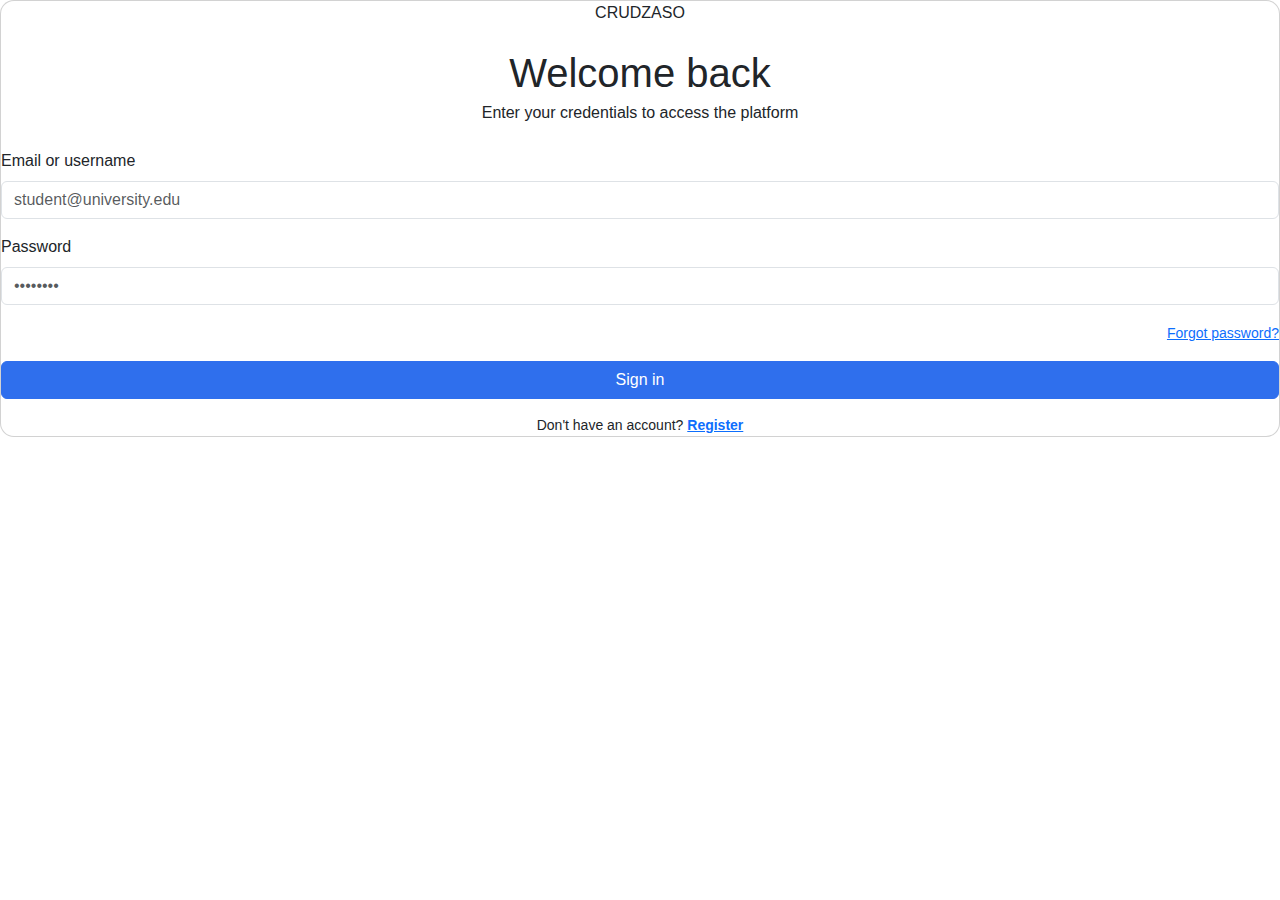
<file: 01-login/index.html>
<!DOCTYPE html>
<html lang="es">
  <head>
    <meta charset="UTF-8" />
    <meta name="viewport" content="width=device-width, initial-scale=1.0" />
    <title>CRUDTASK - Login</title>
    <link
      href="https://cdn.jsdelivr.net/npm/bootstrap@5.3.3/dist/css/bootstrap.min.css"
      rel="stylesheet"
    />
    <link rel="stylesheet" href="css/styles.css" />
  </head>
  <body>
    <div class="auth-wrapper">
      <div class="card auth-card">
        <div class="text-center mb-4">
          <div class="brand justify-content-center">
            <span class="brand-icon"></span>
            <span>CRUDZASO</span>
          </div>
        </div>
        <h1 class="auth-title text-center mb-1">Welcome back</h1>
        <p class="auth-subtitle text-center mb-4">
          Enter your credentials to access the platform
        </p>
        <form id="loginForm">
          <div class="mb-3">
            <label class="form-label">Email or username</label>
            <input
              type="email"
              class="form-control"
              id="loginEmail"
              placeholder="student@university.edu"
              required
            />
          </div>
          <div class="mb-3">
            <label class="form-label">Password</label>
            <input
              type="password"
              class="form-control"
              id="loginPassword"
              placeholder="••••••••"
              required
            />
          </div>
          <div class="text-end mb-3">
            <a href="#" class="text-primary small">Forgot password?</a>
          </div>
          <button class="btn btn-primary w-100 btn-pill" type="submit">
            Sign in
          </button>
        </form>
        <div id="loginMessage" class="alert alert-info mt-3 d-none"></div>
        <button class="btn btn-outline-secondary w-100 mt-2 d-none logout-btn">
          Cerrar sesion
        </button>
        <p class="text-center small mt-3 mb-0">
          Don't have an account?
          <a href="#" class="text-primary fw-semibold">Register</a>
        </p>
      </div>
    </div>
    <script src="js/api.js"></script>
    <script src="js/auth.js"></script>
    <script src="js/login.js"></script>
  </body>
</html>
</file>
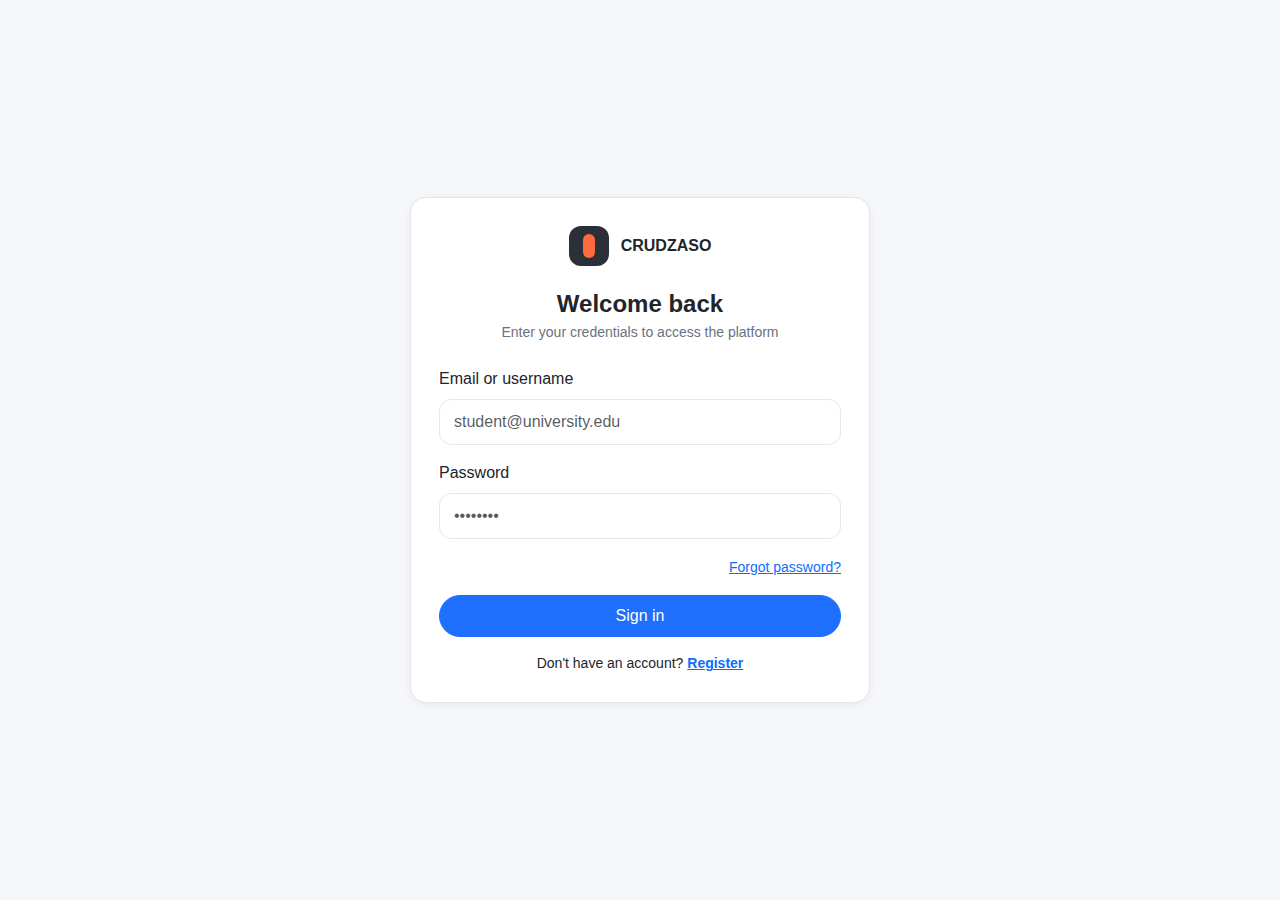
<file: 02-register/index.html>
<!DOCTYPE html>
<html lang="es">
  <head>
    <meta charset="UTF-8" />
    <meta name="viewport" content="width=device-width, initial-scale=1.0" />
    <title>CRUDTASK - Login</title>
    <link
      href="https://cdn.jsdelivr.net/npm/bootstrap@5.3.3/dist/css/bootstrap.min.css"
      rel="stylesheet"
    />
    <link rel="stylesheet" href="css/styles.css" />
  </head>
  <body>
    <section class="view active" data-view="login">
      <div class="auth-wrapper">
        <div class="card auth-card">
          <div class="text-center mb-4">
            <div class="brand justify-content-center">
              <span class="brand-icon"></span>
              <span>CRUDZASO</span>
            </div>
          </div>
          <h1 class="auth-title text-center mb-1">Welcome back</h1>
          <p class="auth-subtitle text-center mb-4">
            Enter your credentials to access the platform
          </p>
          <form id="loginForm">
            <div class="mb-3">
              <label class="form-label">Email or username</label>
              <input
                type="email"
                class="form-control"
                id="loginEmail"
                placeholder="student@university.edu"
                required
              />
            </div>
            <div class="mb-3">
              <label class="form-label">Password</label>
              <input
                type="password"
                class="form-control"
                id="loginPassword"
                placeholder="••••••••"
                required
              />
            </div>
            <div class="text-end mb-3">
              <a href="#" class="text-primary small">Forgot password?</a>
            </div>
            <button class="btn btn-primary w-100 btn-pill" type="submit">
              Sign in
            </button>
          </form>
          <div id="loginMessage" class="alert alert-info mt-3 d-none"></div>
          <button
            class="btn btn-outline-secondary w-100 mt-2 d-none logout-btn"
          >
            Cerrar sesion
          </button>
          <p class="text-center small mt-3 mb-0">
            Don't have an account?
            <a href="#" class="text-primary fw-semibold" data-go="register">
              Register
            </a>
          </p>
        </div>
      </div>
    </section>

    <section class="view" data-view="register">
      <div class="auth-wrapper">
        <div class="card auth-card">
          <div class="text-center mb-4">
            <div class="brand justify-content-center">
              <span class="brand-icon"></span>
              <span>CRUDZASO</span>
            </div>
          </div>
          <h1 class="auth-title text-center mb-1">Create account</h1>
          <p class="auth-subtitle text-center mb-4">
            Join the academic performance platform today
          </p>
          <form id="registerForm">
            <div class="mb-3">
              <label class="form-label">Full Name</label>
              <input
                type="text"
                class="form-control"
                id="registerName"
                placeholder="John Doe"
                required
              />
            </div>
            <div class="mb-3">
              <label class="form-label">Email address</label>
              <input
                type="email"
                class="form-control"
                id="registerEmail"
                placeholder="student@university.edu"
                required
              />
            </div>
            <div class="mb-3">
              <label class="form-label">Password</label>
              <input
                type="password"
                class="form-control"
                id="registerPassword"
                placeholder="Create a password"
                required
              />
            </div>
            <div class="mb-3">
              <label class="form-label">Confirm Password</label>
              <input
                type="password"
                class="form-control"
                id="registerConfirmPassword"
                placeholder="Confirm password"
              />
            </div>
            <button class="btn btn-primary w-100 btn-pill" type="submit">
              Register
            </button>
          </form>
          <div id="registerMessage" class="alert alert-info mt-3 d-none"></div>
          <p class="text-center small mt-3 mb-0">
            Already have an account?
            <a href="#" class="text-primary fw-semibold" data-go="login">
              Sign in
            </a>
          </p>
        </div>
      </div>
    </section>

    <script src="js/api.js"></script>
    <script src="js/auth.js"></script>
    <script src="js/app.js"></script>
    <script src="js/login.js"></script>
    <script src="js/register.js"></script>
  </body>
</html>
</file>
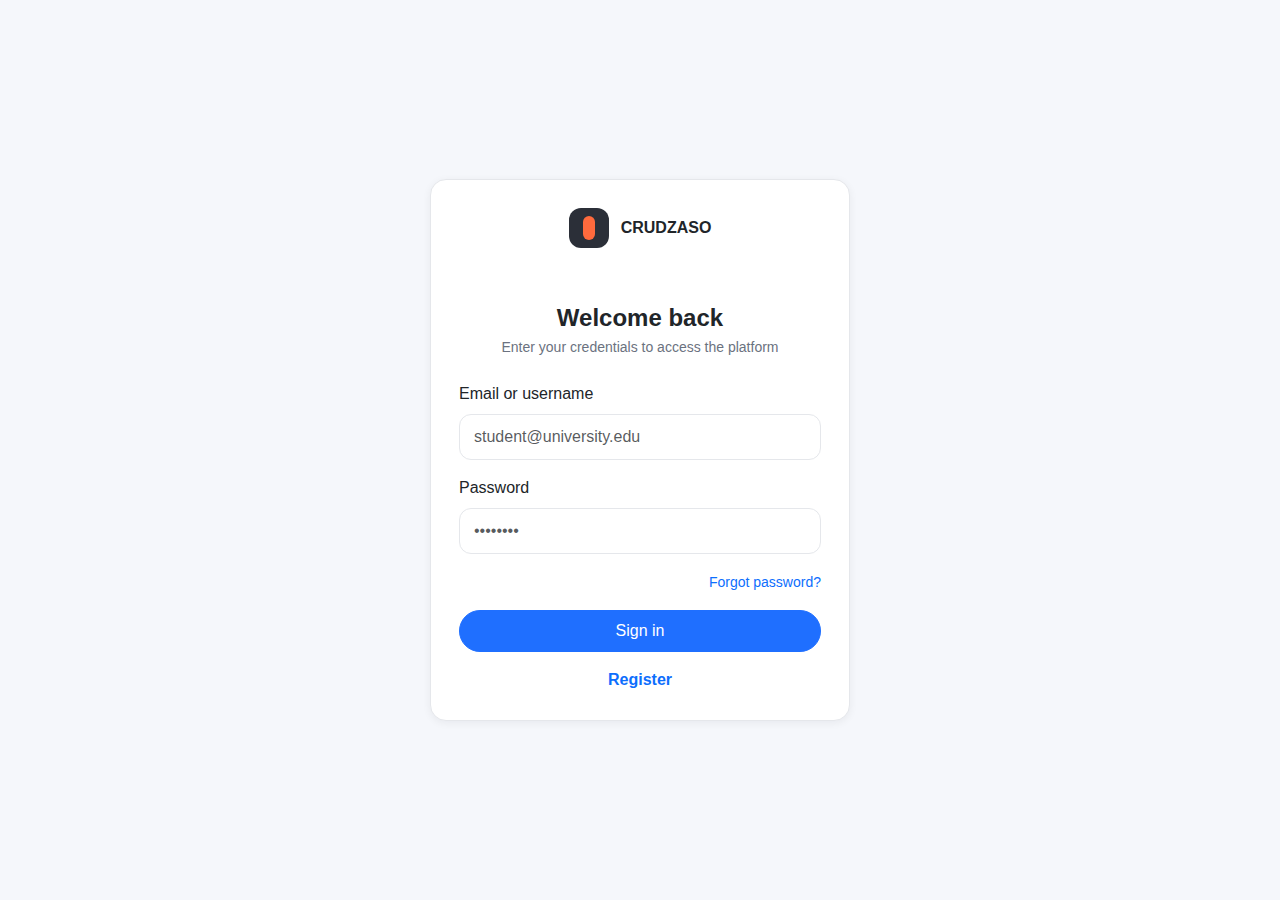
<file: 03-tasks/index.html>
<!DOCTYPE html>
<html lang="es">
  <head>
    <meta charset="UTF-8" />
    <meta name="viewport" content="width=device-width, initial-scale=1.0" />
    <title>CRUDTASK - Login</title>
    <link
      href="https://cdn.jsdelivr.net/npm/bootstrap@5.3.3/dist/css/bootstrap.min.css"
      rel="stylesheet"
    />
    <link
      rel="stylesheet"
      href="https://cdn.jsdelivr.net/npm/bootstrap-icons@1.11.3/font/bootstrap-icons.min.css"
    />
    <link rel="stylesheet" href="css/styles.css" />
  </head>
  <body>
    <section class="view active" data-view="login">
      <div class="auth-wrapper">
        <div class="card auth-card">
          <div class="text-center mb-4">
            <div class="brand justify-content-center">
              <span class="brand-icon"></span>
              <span>CRUDZASO</span>
            </div>
          </div>
          <h1 class="auth-title text-center mb-1">Welcome back</h1>
          <p class="auth-subtitle text-center mb-4">
            Enter your credentials to access the platform
          </p>
          <form id="loginForm">
            <div class="mb-3">
              <label class="form-label">Email or username</label>
              <input
                type="email"
                class="form-control"
                id="loginEmail"
                placeholder="student@university.edu"
                required
              />
            </div>
            <div class="mb-3">
              <label class="form-label">Password</label>
              <input
                type="password"
                class="form-control"
                id="loginPassword"
                placeholder="••••••••"
                required
              />
            </div>
            <div class="text-end mb-3">
              <a href="#" class="text-primary small">Forgot password?</a>
            </div>
            <button class="btn btn-primary w-100 btn-pill" type="submit">
              Sign in
            </button>
          </form>
          <div class="text-center mt-3">
            <a href="#" class="text-primary fw-semibold" data-go="register">
              Register
            </a>
          </div>
          <div id="loginMessage" class="alert alert-info mt-3 d-none"></div>
        </div>
      </div>
    </section>

    <section class="view" data-view="register">
      <div class="auth-wrapper">
        <div class="card auth-card">
          <div class="text-center mb-4">
            <div class="brand justify-content-center">
              <span class="brand-icon"></span>
              <span>CRUDZASO</span>
            </div>
          </div>
          <h1 class="auth-title text-center mb-1">Create account</h1>
          <p class="auth-subtitle text-center mb-4">
            Join the academic performance platform today
          </p>
          <form id="registerForm">
            <div class="mb-3">
              <label class="form-label">Full Name</label>
              <input
                type="text"
                class="form-control"
                id="registerName"
                placeholder="John Doe"
                required
              />
            </div>
            <div class="mb-3">
              <label class="form-label">Email address</label>
              <input
                type="email"
                class="form-control"
                id="registerEmail"
                placeholder="student@university.edu"
                required
              />
            </div>
            <div class="mb-3">
              <label class="form-label">Password</label>
              <input
                type="password"
                class="form-control"
                id="registerPassword"
                placeholder="Create a password"
                required
              />
            </div>
            <div class="mb-3">
              <label class="form-label">Confirm Password</label>
              <input
                type="password"
                class="form-control"
                id="registerConfirmPassword"
                placeholder="Confirm password"
              />
            </div>
            <button class="btn btn-primary w-100 btn-pill" type="submit">
              Register
            </button>
          </form>
          <div id="registerMessage" class="alert alert-info mt-3 d-none"></div>
          <p class="text-center small mt-3 mb-0">
            Already have an account?
            <a href="#" class="text-primary fw-semibold" data-go="login">
              Sign in
            </a>
          </p>
        </div>
      </div>
    </section>

    <section class="view" data-view="tasks">
      <div class="app">
        <aside class="sidebar">
          <div class="brand">
            <span class="brand-icon"></span>
            <span>CRUDZASO</span>
          </div>
          <nav>
            <a class="nav-link active" href="#" data-go="tasks">
              <i class="bi bi-check2-square"></i>
              My Tasks
            </a>
          </nav>
        </aside>

        <div class="main">
          <header class="topbar">
            <div class="text-muted">Task Manager</div>
            <div class="d-flex align-items-center gap-3">
              <div class="topbar-icons">
                <i class="bi bi-bell"></i>
              </div>
              <div class="topbar-user">
                <span class="avatar"></span>
                <div>
                  <div>Student</div>
                  <div class="text-muted small">User</div>
                </div>
              </div>
              <button class="btn btn-outline-secondary btn-sm logout-btn">
                Cerrar sesion
              </button>
            </div>
          </header>

          <main class="content">
            <div class="d-flex align-items-center justify-content-between mb-3">
              <div>
                <h2 class="h4 mb-1">Task Manager</h2>
                <p class="text-muted mb-0">
                  Overview of your current academic performance tasks.
                </p>
              </div>
              <button class="btn btn-primary btn-pill">+ New Task</button>
            </div>

            <div class="d-flex align-items-center justify-content-between mb-3 flex-wrap gap-3">
              <div class="search-wrapper">
                <input
                  class="form-control search-input"
                  type="text"
                  placeholder="Search tasks..."
                />
              </div>
              <div class="btn-group tab-group">
                <button class="btn btn-outline-secondary btn-sm">All Tasks</button>
                <button class="btn btn-outline-secondary btn-sm">Pending</button>
                <button class="btn btn-outline-secondary btn-sm">Completed</button>
              </div>
            </div>

            <div class="row g-4">
              <div class="col-lg-4">
                <div class="card p-3">
                  <h3 class="h6">Create New Task</h3>
                  <form id="taskForm" class="mt-3">
                    <input type="hidden" id="taskId" />
                    <div class="mb-3">
                      <label class="form-label">Task Title *</label>
                      <input type="text" class="form-control" id="title" required />
                    </div>
                    <div class="mb-3">
                      <label class="form-label">Category</label>
                      <input type="text" class="form-control" id="category" />
                    </div>
                    <div class="mb-3">
                      <label class="form-label">Priority</label>
                      <select class="form-select" id="priority">
                        <option value="Low">Low</option>
                        <option value="Medium" selected>Medium</option>
                        <option value="High">High</option>
                      </select>
                    </div>
                    <div class="mb-3">
                      <label class="form-label">Status</label>
                      <select class="form-select" id="status">
                        <option value="pending">Pending</option>
                        <option value="in progress">In progress</option>
                        <option value="completed">Completed</option>
                      </select>
                    </div>
                    <div class="mb-3">
                      <label class="form-label">Due Date</label>
                      <input type="date" class="form-control" id="dueDate" />
                    </div>
                    <div class="mb-3">
                      <label class="form-label">Description</label>
                      <textarea
                        class="form-control"
                        id="description"
                        rows="3"
                      ></textarea>
                    </div>
                    <button class="btn btn-primary w-100 btn-pill" type="submit">
                      Guardar tarea
                    </button>
                    <button
                      id="cancelEditBtn"
                      class="btn btn-outline-secondary w-100 mt-2 d-none"
                      type="button"
                    >
                      Cancelar edicion
                    </button>
                  </form>
                </div>
              </div>

              <div class="col-lg-8">
                <div class="card">
                  <div class="table-responsive">
                    <table class="table align-middle mb-0">
                      <thead>
                        <tr>
                          <th>Task Name</th>
                          <th>Status</th>
                          <th>Priority</th>
                          <th>Due Date</th>
                          <th class="text-end">Actions</th>
                        </tr>
                      </thead>
                      <tbody id="tasksBody"></tbody>
                    </table>
                    <div id="emptyState" class="text-center text-muted py-4 d-none">
                      No tienes tareas todavia
                    </div>
                  </div>
                </div>
              </div>
            </div>
          </main>
        </div>
      </div>
    </section>

    <script src="js/api.js"></script>
    <script src="js/auth.js"></script>
    <script src="js/app.js"></script>
    <script src="js/login.js"></script>
    <script src="js/register.js"></script>
    <script src="js/tasks.js"></script>
  </body>
</html>
</file>
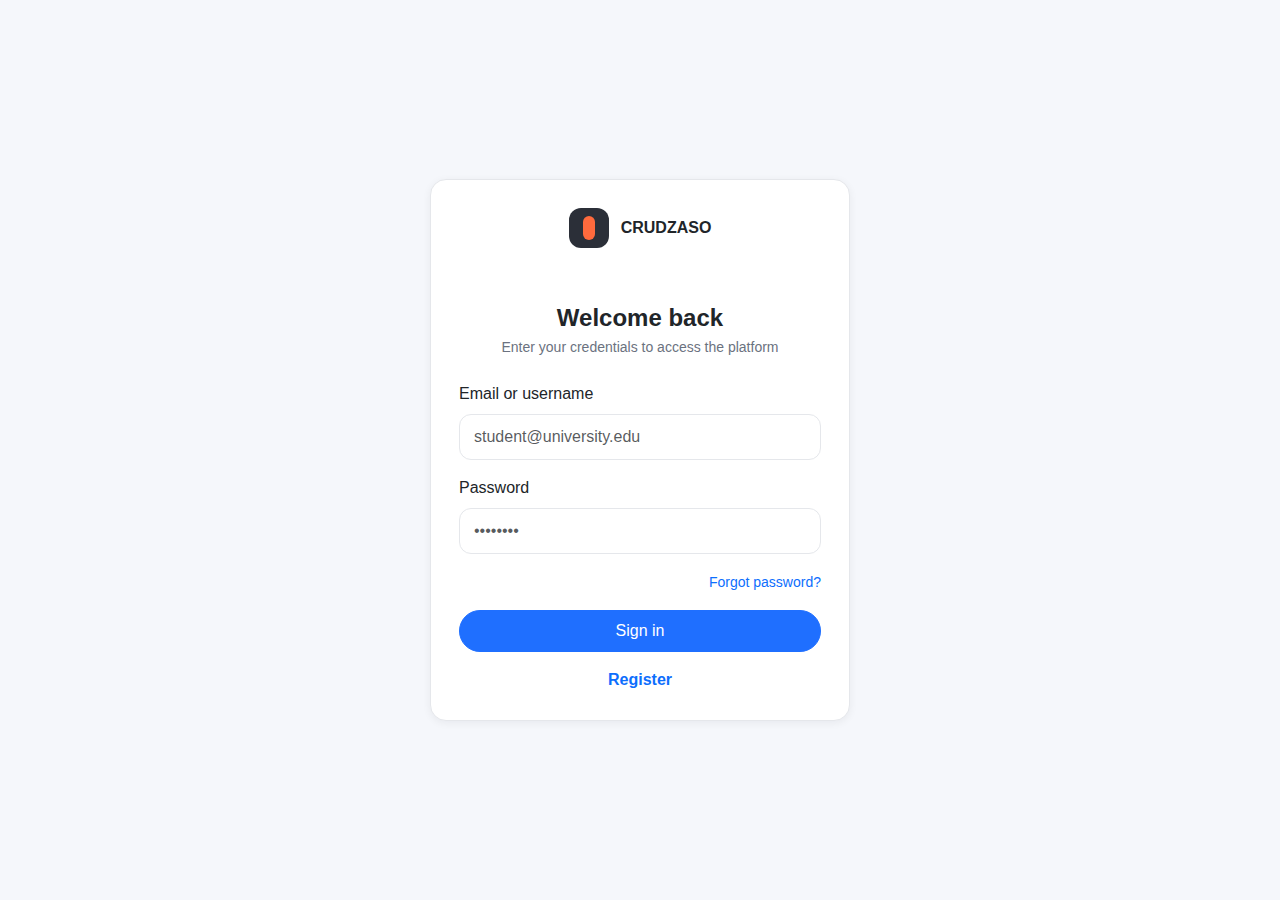
<file: 04-profile/index.html>
<!DOCTYPE html>
<html lang="es">
  <head>
    <meta charset="UTF-8" />
    <meta name="viewport" content="width=device-width, initial-scale=1.0" />
    <title>CRUDTASK - Login</title>
    <link
      href="https://cdn.jsdelivr.net/npm/bootstrap@5.3.3/dist/css/bootstrap.min.css"
      rel="stylesheet"
    />
    <link
      rel="stylesheet"
      href="https://cdn.jsdelivr.net/npm/bootstrap-icons@1.11.3/font/bootstrap-icons.min.css"
    />
    <link rel="stylesheet" href="css/styles.css" />
  </head>
  <body>
    <section class="view active" data-view="login">
      <div class="auth-wrapper">
        <div class="card auth-card">
          <div class="text-center mb-4">
            <div class="brand justify-content-center">
              <span class="brand-icon"></span>
              <span>CRUDZASO</span>
            </div>
          </div>
          <h1 class="auth-title text-center mb-1">Welcome back</h1>
          <p class="auth-subtitle text-center mb-4">
            Enter your credentials to access the platform
          </p>
          <form id="loginForm">
            <div class="mb-3">
              <label class="form-label">Email or username</label>
              <input
                type="email"
                class="form-control"
                id="loginEmail"
                placeholder="student@university.edu"
                required
              />
            </div>
            <div class="mb-3">
              <label class="form-label">Password</label>
              <input
                type="password"
                class="form-control"
                id="loginPassword"
                placeholder="••••••••"
                required
              />
            </div>
            <div class="text-end mb-3">
              <a href="#" class="text-primary small">Forgot password?</a>
            </div>
            <button class="btn btn-primary w-100 btn-pill" type="submit">
              Sign in
            </button>
          </form>
          <div class="text-center mt-3">
            <a href="#" class="text-primary fw-semibold" data-go="register">
              Register
            </a>
          </div>
          <div id="loginMessage" class="alert alert-info mt-3 d-none"></div>
        </div>
      </div>
    </section>

    <section class="view" data-view="register">
      <div class="auth-wrapper">
        <div class="card auth-card">
          <div class="text-center mb-4">
            <div class="brand justify-content-center">
              <span class="brand-icon"></span>
              <span>CRUDZASO</span>
            </div>
          </div>
          <h1 class="auth-title text-center mb-1">Create account</h1>
          <p class="auth-subtitle text-center mb-4">
            Join the academic performance platform today
          </p>
          <form id="registerForm">
            <div class="mb-3">
              <label class="form-label">Full Name</label>
              <input
                type="text"
                class="form-control"
                id="registerName"
                placeholder="John Doe"
                required
              />
            </div>
            <div class="mb-3">
              <label class="form-label">Email address</label>
              <input
                type="email"
                class="form-control"
                id="registerEmail"
                placeholder="student@university.edu"
                required
              />
            </div>
            <div class="mb-3">
              <label class="form-label">Password</label>
              <input
                type="password"
                class="form-control"
                id="registerPassword"
                placeholder="Create a password"
                required
              />
            </div>
            <div class="mb-3">
              <label class="form-label">Confirm Password</label>
              <input
                type="password"
                class="form-control"
                id="registerConfirmPassword"
                placeholder="Confirm password"
              />
            </div>
            <button class="btn btn-primary w-100 btn-pill" type="submit">
              Register
            </button>
          </form>
          <div id="registerMessage" class="alert alert-info mt-3 d-none"></div>
          <p class="text-center small mt-3 mb-0">
            Already have an account?
            <a href="#" class="text-primary fw-semibold" data-go="login">
              Sign in
            </a>
          </p>
        </div>
      </div>
    </section>

    <section class="view" data-view="tasks">
      <div class="app">
        <aside class="sidebar">
          <div class="brand">
            <span class="brand-icon"></span>
            <span>CRUDZASO</span>
          </div>
          <nav>
            <a class="nav-link active" href="#" data-go="tasks">
              <i class="bi bi-check2-square"></i>
              My Tasks
            </a>
            <a class="nav-link" href="#" data-go="profile">
              <i class="bi bi-person"></i>
              Profile
            </a>
          </nav>
        </aside>

        <div class="main">
          <header class="topbar">
            <div class="text-muted">Task Manager</div>
            <div class="d-flex align-items-center gap-3">
              <div class="topbar-icons">
                <i class="bi bi-bell"></i>
              </div>
              <div class="topbar-user">
                <span class="avatar"></span>
                <div>
                  <div>Student</div>
                  <div class="text-muted small">User</div>
                </div>
              </div>
              <button class="btn btn-outline-secondary btn-sm logout-btn">
                Cerrar sesion
              </button>
            </div>
          </header>

          <main class="content">
            <div class="d-flex align-items-center justify-content-between mb-3">
              <div>
                <h2 class="h4 mb-1">Task Manager</h2>
                <p class="text-muted mb-0">
                  Overview of your current academic performance tasks.
                </p>
              </div>
              <button class="btn btn-primary btn-pill">+ New Task</button>
            </div>

            <div class="d-flex align-items-center justify-content-between mb-3 flex-wrap gap-3">
              <div class="search-wrapper">
                <input
                  class="form-control search-input"
                  type="text"
                  placeholder="Search tasks..."
                />
              </div>
              <div class="btn-group tab-group">
                <button class="btn btn-outline-secondary btn-sm">All Tasks</button>
                <button class="btn btn-outline-secondary btn-sm">Pending</button>
                <button class="btn btn-outline-secondary btn-sm">Completed</button>
              </div>
            </div>

            <div class="row g-4">
              <div class="col-lg-4">
                <div class="card p-3">
                  <h3 class="h6">Create New Task</h3>
                  <form id="taskForm" class="mt-3">
                    <input type="hidden" id="taskId" />
                    <div class="mb-3">
                      <label class="form-label">Task Title *</label>
                      <input type="text" class="form-control" id="title" required />
                    </div>
                    <div class="mb-3">
                      <label class="form-label">Category</label>
                      <input type="text" class="form-control" id="category" />
                    </div>
                    <div class="mb-3">
                      <label class="form-label">Priority</label>
                      <select class="form-select" id="priority">
                        <option value="Low">Low</option>
                        <option value="Medium" selected>Medium</option>
                        <option value="High">High</option>
                      </select>
                    </div>
                    <div class="mb-3">
                      <label class="form-label">Status</label>
                      <select class="form-select" id="status">
                        <option value="pending">Pending</option>
                        <option value="in progress">In progress</option>
                        <option value="completed">Completed</option>
                      </select>
                    </div>
                    <div class="mb-3">
                      <label class="form-label">Due Date</label>
                      <input type="date" class="form-control" id="dueDate" />
                    </div>
                    <div class="mb-3">
                      <label class="form-label">Description</label>
                      <textarea
                        class="form-control"
                        id="description"
                        rows="3"
                      ></textarea>
                    </div>
                    <button class="btn btn-primary w-100 btn-pill" type="submit">
                      Guardar tarea
                    </button>
                    <button
                      id="cancelEditBtn"
                      class="btn btn-outline-secondary w-100 mt-2 d-none"
                      type="button"
                    >
                      Cancelar edicion
                    </button>
                  </form>
                </div>
              </div>

              <div class="col-lg-8">
                <div class="card">
                  <div class="table-responsive">
                    <table class="table align-middle mb-0">
                      <thead>
                        <tr>
                          <th>Task Name</th>
                          <th>Status</th>
                          <th>Priority</th>
                          <th>Due Date</th>
                          <th class="text-end">Actions</th>
                        </tr>
                      </thead>
                      <tbody id="tasksBody"></tbody>
                    </table>
                    <div id="emptyState" class="text-center text-muted py-4 d-none">
                      No tienes tareas todavia
                    </div>
                  </div>
                </div>
              </div>
            </div>
          </main>
        </div>
      </div>
    </section>

    <section class="view" data-view="profile">
      <div class="app">
        <aside class="sidebar">
          <div class="brand">
            <span class="brand-icon"></span>
            <span>CRUDZASO</span>
          </div>
          <nav>
            <a class="nav-link" href="#" data-go="tasks">
              <i class="bi bi-check2-square"></i>
              My Tasks
            </a>
            <a class="nav-link active" href="#" data-go="profile">
              <i class="bi bi-person"></i>
              Profile
            </a>
          </nav>
        </aside>

        <div class="main">
          <header class="topbar">
            <div class="text-muted">Profile</div>
            <div class="d-flex align-items-center gap-3">
              <div class="topbar-icons">
                <i class="bi bi-bell"></i>
              </div>
              <div class="topbar-user">
                <span class="avatar"></span>
                <div>
                  <div>Student</div>
                  <div class="text-muted small">User</div>
                </div>
              </div>
              <button class="btn btn-outline-secondary btn-sm logout-btn">
                Cerrar sesion
              </button>
            </div>
          </header>

          <main class="content">
            <h2 class="h4 mb-4">My Profile</h2>
            <div class="row g-4">
              <div class="col-lg-4">
                <div class="card p-4 text-center">
                  <div
                    class="rounded-circle bg-light mx-auto mb-3"
                    style="width: 120px; height: 120px;"
                  ></div>
                  <h4 id="profileName" class="h5 mb-1"></h4>
                  <span class="badge bg-primary-subtle text-primary">
                    <span id="profileRole"></span>
                  </span>
                  <div class="mt-3">
                    <span id="profileEmail" class="text-muted small"></span>
                  </div>
                  <div class="mt-4">
                    <div class="text-muted small">Tasks</div>
                    <div class="h4 mb-0" id="profileTasks">0</div>
                  </div>
                </div>
              </div>
              <div class="col-lg-8">
                <div class="card p-4">
                  <div class="d-flex justify-content-between align-items-center mb-3">
                    <h3 class="h6 mb-0">Personal Information</h3>
                    <button class="btn btn-outline-secondary btn-sm">
                      Edit Profile
                    </button>
                  </div>
                  <div class="row g-3">
                    <div class="col-md-6">
                      <div class="text-muted small">Full Name</div>
                      <div id="profileNameInfo" class="fw-semibold"></div>
                    </div>
                    <div class="col-md-6">
                      <div class="text-muted small">Student ID</div>
                      <div class="fw-semibold">ST-11022</div>
                    </div>
                    <div class="col-md-6">
                      <div class="text-muted small">Phone</div>
                      <div class="fw-semibold">+1 (555) 123-4567</div>
                    </div>
                    <div class="col-md-6">
                      <div class="text-muted small">Department</div>
                      <span class="badge bg-warning-subtle text-warning">
                        Computer Science
                      </span>
                    </div>
                    <div class="col-md-6">
                      <div class="text-muted small">Role Level</div>
                      <div class="fw-semibold">Student</div>
                    </div>
                    <div class="col-md-6">
                      <div class="text-muted small">Join Date</div>
                      <div class="fw-semibold">September 14, 2020</div>
                    </div>
                  </div>
                </div>
              </div>
            </div>
          </main>
        </div>
      </div>
    </section>

    <script src="js/api.js"></script>
    <script src="js/auth.js"></script>
    <script src="js/app.js"></script>
    <script src="js/login.js"></script>
    <script src="js/register.js"></script>
    <script src="js/tasks.js"></script>
    <script src="js/profile.js"></script>
  </body>
</html>
</file>
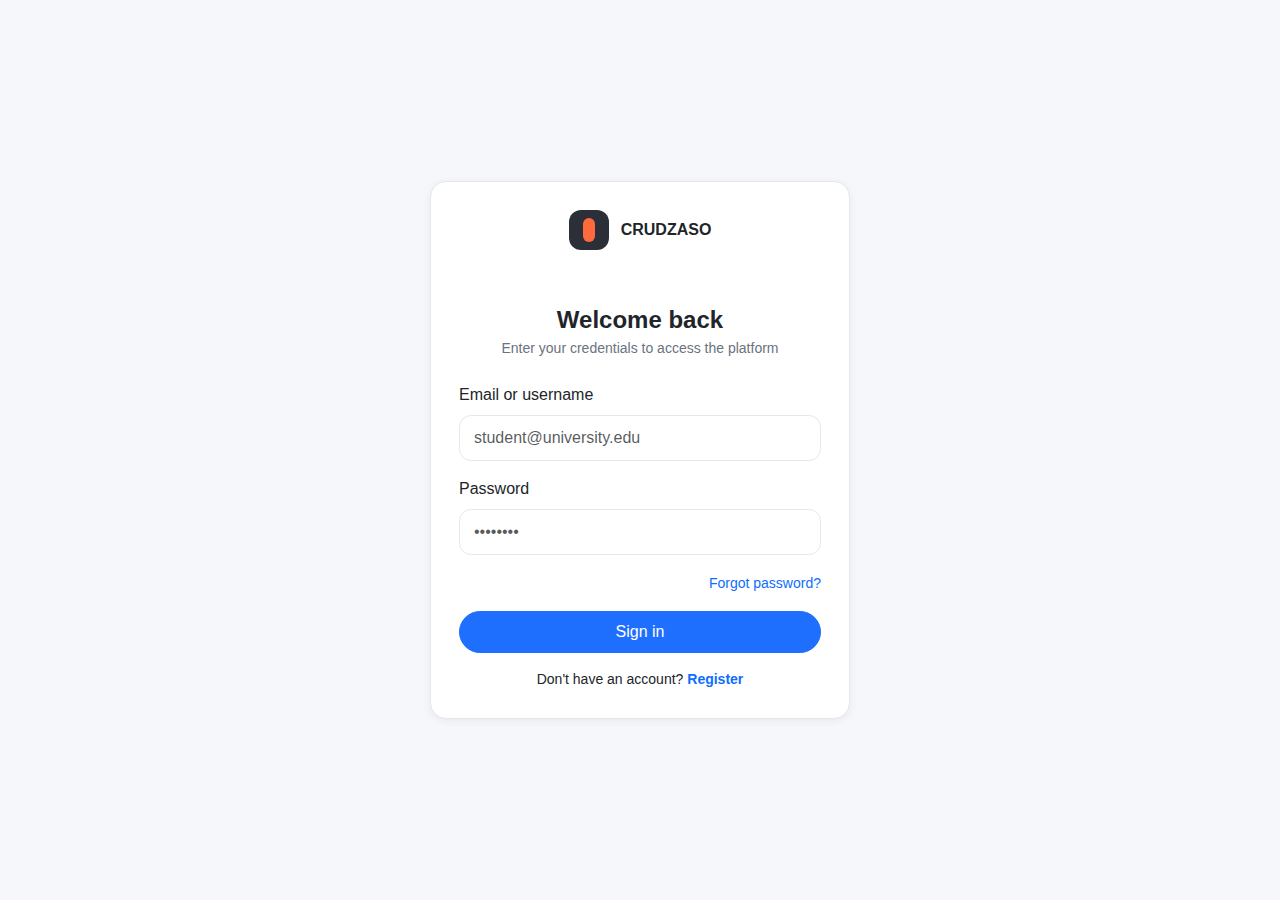
<file: 05-admin/index.html>
<!DOCTYPE html>
<html lang="es">
  <head>
    <meta charset="UTF-8" />
    <meta name="viewport" content="width=device-width, initial-scale=1.0" />
    <title>CRUDTASK - Login</title>
    <link
      href="https://cdn.jsdelivr.net/npm/bootstrap@5.3.3/dist/css/bootstrap.min.css"
      rel="stylesheet"
    />
    <link
      rel="stylesheet"
      href="https://cdn.jsdelivr.net/npm/bootstrap-icons@1.11.3/font/bootstrap-icons.min.css"
    />
    <link rel="stylesheet" href="css/styles.css" />
  </head>
  <body>
    <section class="view active" data-view="login">
      <div class="auth-wrapper">
        <div class="card auth-card">
          <div class="text-center mb-4">
            <div class="brand justify-content-center">
              <span class="brand-icon"></span>
              <span>CRUDZASO</span>
            </div>
          </div>
          <h1 class="auth-title text-center mb-1">Welcome back</h1>
          <p class="auth-subtitle text-center mb-4">
            Enter your credentials to access the platform
          </p>
          <form id="loginForm">
            <div class="mb-3">
              <label class="form-label">Email or username</label>
              <input
                type="email"
                class="form-control"
                id="loginEmail"
                placeholder="student@university.edu"
                required
              />
            </div>
            <div class="mb-3">
              <label class="form-label">Password</label>
              <input
                type="password"
                class="form-control"
                id="loginPassword"
                placeholder="••••••••"
                required
              />
            </div>
            <div class="text-end mb-3">
              <a href="#" class="text-primary small">Forgot password?</a>
            </div>
            <button class="btn btn-primary w-100 btn-pill" type="submit">
              Sign in
            </button>
          </form>
          <div id="loginMessage" class="alert alert-info mt-3 d-none"></div>
          <p class="text-center small mt-3 mb-0">
            Don't have an account?
            <a href="#" class="text-primary fw-semibold" data-go="register">
              Register
            </a>
          </p>
        </div>
      </div>
    </section>

    <section class="view" data-view="register">
      <div class="auth-wrapper">
        <div class="card auth-card">
          <div class="text-center mb-4">
            <div class="brand justify-content-center">
              <span class="brand-icon"></span>
              <span>CRUDZASO</span>
            </div>
          </div>
          <h1 class="auth-title text-center mb-1">Create account</h1>
          <p class="auth-subtitle text-center mb-4">
            Join the academic performance platform today
          </p>
          <form id="registerForm">
            <div class="mb-3">
              <label class="form-label">Full Name</label>
              <input
                type="text"
                class="form-control"
                id="registerName"
                placeholder="John Doe"
                required
              />
            </div>
            <div class="mb-3">
              <label class="form-label">Email address</label>
              <input
                type="email"
                class="form-control"
                id="registerEmail"
                placeholder="student@university.edu"
                required
              />
            </div>
            <div class="mb-3">
              <label class="form-label">Password</label>
              <input
                type="password"
                class="form-control"
                id="registerPassword"
                placeholder="Create a password"
                required
              />
            </div>
            <div class="mb-3">
              <label class="form-label">Confirm Password</label>
              <input
                type="password"
                class="form-control"
                id="registerConfirmPassword"
                placeholder="Confirm password"
              />
            </div>
            <button class="btn btn-primary w-100 btn-pill" type="submit">
              Register
            </button>
          </form>
          <div id="registerMessage" class="alert alert-info mt-3 d-none"></div>
          <p class="text-center small mt-3 mb-0">
            Already have an account?
            <a href="#" class="text-primary fw-semibold" data-go="login">
              Sign in
            </a>
          </p>
        </div>
      </div>
    </section>

    <section class="view" data-view="tasks">
      <div class="app">
        <aside class="sidebar">
          <div class="brand">
            <span class="brand-icon"></span>
            <span>CRUDZASO</span>
          </div>
          <nav>
            <a class="nav-link" href="#" data-go="admin">
              <i class="bi bi-grid"></i>
              Dashboard
            </a>
            <a class="nav-link active" href="#" data-go="tasks">
              <i class="bi bi-check2-square"></i>
              My Tasks
            </a>
            <a class="nav-link" href="#" data-go="profile">
              <i class="bi bi-person"></i>
              Profile
            </a>
          </nav>
        </aside>

        <div class="main">
          <header class="topbar">
            <div class="text-muted">Task Manager</div>
            <div class="d-flex align-items-center gap-3">
              <div class="topbar-icons">
                <i class="bi bi-bell"></i>
              </div>
              <div class="topbar-user">
                <span class="avatar"></span>
                <div>
                  <div>Student</div>
                  <div class="text-muted small">User</div>
                </div>
              </div>
              <button class="btn btn-outline-secondary btn-sm logout-btn">
                Cerrar sesion
              </button>
            </div>
          </header>

          <main class="content">
            <div class="d-flex align-items-center justify-content-between mb-3">
              <div>
                <h2 class="h4 mb-1">Task Manager</h2>
                <p class="text-muted mb-0">
                  Overview of your current academic performance tasks.
                </p>
              </div>
              <button class="btn btn-primary btn-pill">+ New Task</button>
            </div>

            <div class="d-flex align-items-center justify-content-between mb-3 flex-wrap gap-3">
              <div class="search-wrapper">
                <input
                  class="form-control search-input"
                  type="text"
                  placeholder="Search tasks..."
                />
              </div>
              <div class="btn-group tab-group">
                <button class="btn btn-outline-secondary btn-sm">All Tasks</button>
                <button class="btn btn-outline-secondary btn-sm">Pending</button>
                <button class="btn btn-outline-secondary btn-sm">Completed</button>
              </div>
            </div>

            <div class="row g-4">
              <div class="col-lg-4">
                <div class="card p-3">
                  <h3 class="h6">Create New Task</h3>
                  <form id="taskForm" class="mt-3">
                    <input type="hidden" id="taskId" />
                    <div class="mb-3">
                      <label class="form-label">Task Title *</label>
                      <input type="text" class="form-control" id="title" required />
                    </div>
                    <div class="mb-3">
                      <label class="form-label">Category</label>
                      <input type="text" class="form-control" id="category" />
                    </div>
                    <div class="mb-3">
                      <label class="form-label">Priority</label>
                      <select class="form-select" id="priority">
                        <option value="Low">Low</option>
                        <option value="Medium" selected>Medium</option>
                        <option value="High">High</option>
                      </select>
                    </div>
                    <div class="mb-3">
                      <label class="form-label">Status</label>
                      <select class="form-select" id="status">
                        <option value="pending">Pending</option>
                        <option value="in progress">In progress</option>
                        <option value="completed">Completed</option>
                      </select>
                    </div>
                    <div class="mb-3">
                      <label class="form-label">Due Date</label>
                      <input type="date" class="form-control" id="dueDate" />
                    </div>
                    <div class="mb-3">
                      <label class="form-label">Description</label>
                      <textarea
                        class="form-control"
                        id="description"
                        rows="3"
                      ></textarea>
                    </div>
                    <button class="btn btn-primary w-100 btn-pill" type="submit">
                      Guardar tarea
                    </button>
                    <button
                      id="cancelEditBtn"
                      class="btn btn-outline-secondary w-100 mt-2 d-none"
                      type="button"
                    >
                      Cancelar edicion
                    </button>
                  </form>
                </div>
              </div>

              <div class="col-lg-8">
                <div class="card">
                  <div class="table-responsive">
                    <table class="table align-middle mb-0">
                      <thead>
                        <tr>
                          <th>Task Name</th>
                          <th>Status</th>
                          <th>Priority</th>
                          <th>Due Date</th>
                          <th class="text-end">Actions</th>
                        </tr>
                      </thead>
                      <tbody id="tasksBody"></tbody>
                    </table>
                    <div id="emptyState" class="text-center text-muted py-4 d-none">
                      No tienes tareas todavia
                    </div>
                  </div>
                </div>
              </div>
            </div>
          </main>
        </div>
      </div>
    </section>

    <section class="view" data-view="profile">
      <div class="app">
        <aside class="sidebar">
          <div class="brand">
            <span class="brand-icon"></span>
            <span>CRUDZASO</span>
          </div>
          <nav>
            <a class="nav-link" href="#" data-go="admin">
              <i class="bi bi-grid"></i>
              Dashboard
            </a>
            <a class="nav-link" href="#" data-go="tasks">
              <i class="bi bi-check2-square"></i>
              My Tasks
            </a>
            <a class="nav-link active" href="#" data-go="profile">
              <i class="bi bi-person"></i>
              Profile
            </a>
          </nav>
        </aside>

        <div class="main">
          <header class="topbar">
            <div class="text-muted">Profile</div>
            <div class="d-flex align-items-center gap-3">
              <div class="topbar-icons">
                <i class="bi bi-bell"></i>
              </div>
              <div class="topbar-user">
                <span class="avatar"></span>
                <div>
                  <div>Student</div>
                  <div class="text-muted small">User</div>
                </div>
              </div>
              <button class="btn btn-outline-secondary btn-sm logout-btn">
                Cerrar sesion
              </button>
            </div>
          </header>

          <main class="content">
            <h2 class="h4 mb-4">My Profile</h2>
            <div class="row g-4">
              <div class="col-lg-4">
                <div class="card p-4 text-center">
                  <div
                    class="rounded-circle bg-light mx-auto mb-3"
                    style="width: 120px; height: 120px;"
                  ></div>
                  <h4 id="profileName" class="h5 mb-1"></h4>
                  <span class="badge bg-primary-subtle text-primary">
                    <span id="profileRole"></span>
                  </span>
                  <div class="mt-3">
                    <span id="profileEmail" class="text-muted small"></span>
                  </div>
                  <div class="mt-4">
                    <div class="text-muted small">Tasks</div>
                    <div class="h4 mb-0" id="profileTasks">0</div>
                  </div>
                </div>
              </div>
              <div class="col-lg-8">
                <div class="card p-4">
                  <div class="d-flex justify-content-between align-items-center mb-3">
                    <h3 class="h6 mb-0">Personal Information</h3>
                    <button class="btn btn-outline-secondary btn-sm">
                      Edit Profile
                    </button>
                  </div>
                  <div class="row g-3">
                    <div class="col-md-6">
                      <div class="text-muted small">Full Name</div>
                      <div id="profileNameInfo" class="fw-semibold"></div>
                    </div>
                    <div class="col-md-6">
                      <div class="text-muted small">Student ID</div>
                      <div class="fw-semibold">ST-11022</div>
                    </div>
                    <div class="col-md-6">
                      <div class="text-muted small">Phone</div>
                      <div class="fw-semibold">+1 (555) 123-4567</div>
                    </div>
                    <div class="col-md-6">
                      <div class="text-muted small">Department</div>
                      <span class="badge bg-warning-subtle text-warning">
                        Computer Science
                      </span>
                    </div>
                    <div class="col-md-6">
                      <div class="text-muted small">Role Level</div>
                      <div class="fw-semibold">Student</div>
                    </div>
                    <div class="col-md-6">
                      <div class="text-muted small">Join Date</div>
                      <div class="fw-semibold">September 14, 2020</div>
                    </div>
                  </div>
                </div>
              </div>
            </div>
          </main>
        </div>
      </div>
    </section>

    <section class="view" data-view="admin">
      <div class="app">
        <aside class="sidebar">
          <div class="brand">
            <span class="brand-icon"></span>
            <span>CRUDZASO</span>
          </div>
          <nav>
            <a class="nav-link active" href="#" data-go="admin">
              <i class="bi bi-grid"></i>
              Dashboard
            </a>
            <a class="nav-link" href="#" data-go="tasks">
              <i class="bi bi-check2-square"></i>
              My Tasks
            </a>
            <a class="nav-link" href="#" data-go="profile">
              <i class="bi bi-person"></i>
              Profile
            </a>
          </nav>
        </aside>

        <div class="main">
          <header class="topbar">
            <div class="text-muted">Dashboard</div>
            <div class="d-flex align-items-center gap-3">
              <div class="topbar-icons">
                <i class="bi bi-bell"></i>
              </div>
              <div class="topbar-user">
                <span class="avatar"></span>
                <div>
                  <div>Alex Morgan</div>
                  <div class="text-muted small">Admin</div>
                </div>
              </div>
              <button class="btn btn-outline-secondary btn-sm logout-btn">
                Cerrar sesion
              </button>
            </div>
          </header>

          <main class="content">
            <h2 class="h4 mb-1">Task Manager</h2>
            <p class="text-muted mb-4">
              Overview of your current academic performance tasks.
            </p>

            <div class="row g-3 mb-4">
              <div class="col-md-3">
                <div class="card stat-card">
                  <div class="stat-title">Total Tasks</div>
                  <div id="metricTotal" class="stat-value">0</div>
                </div>
              </div>
              <div class="col-md-3">
                <div class="card stat-card">
                  <div class="stat-title">Completed</div>
                  <div id="metricCompleted" class="stat-value">0</div>
                </div>
              </div>
              <div class="col-md-3">
                <div class="card stat-card">
                  <div class="stat-title">Pending</div>
                  <div id="metricPending" class="stat-value">0</div>
                </div>
              </div>
              <div class="col-md-3">
                <div class="card stat-card">
                  <div class="stat-title">Overall Progress</div>
                  <div id="metricProgress" class="stat-value">0%</div>
                </div>
              </div>
            </div>

            <div class="row g-4">
              <div class="col-lg-4">
                <div class="card p-3">
                  <h3 class="h6">Editar tarea</h3>
                  <form id="adminForm" class="mt-3">
                    <input type="hidden" id="adminTaskId" />
                    <div class="mb-3">
                      <label class="form-label">Titulo</label>
                      <input
                        type="text"
                        class="form-control"
                        id="adminTitle"
                        required
                      />
                    </div>
                    <div class="mb-3">
                      <label class="form-label">Descripcion</label>
                      <textarea
                        class="form-control"
                        id="adminDescription"
                        rows="3"
                        required
                      ></textarea>
                    </div>
                    <div class="mb-3">
                      <label class="form-label">Estado</label>
                      <select class="form-select" id="adminStatus">
                        <option value="pending">pending</option>
                        <option value="in progress">in progress</option>
                        <option value="completed">completed</option>
                      </select>
                    </div>
                    <button class="btn btn-primary w-100 btn-pill" type="submit">
                      Guardar cambios
                    </button>
                    <button
                      id="adminCancelEditBtn"
                      class="btn btn-outline-secondary w-100 mt-2 d-none"
                      type="button"
                    >
                      Cancelar edicion
                    </button>
                  </form>
                </div>
              </div>

              <div class="col-lg-8">
                <div class="card">
                  <div class="table-responsive">
                    <table class="table align-middle mb-0">
                      <thead>
                        <tr>
                          <th>Task Name</th>
                          <th>Assignee</th>
                          <th>Status</th>
                          <th class="text-end">Actions</th>
                        </tr>
                      </thead>
                      <tbody id="adminTasksBody"></tbody>
                    </table>
                    <div
                      id="adminEmptyState"
                      class="text-center text-muted py-4 d-none"
                    >
                      No hay tareas
                    </div>
                  </div>
                </div>
              </div>
            </div>
          </main>
        </div>
      </div>
    </section>

    <script src="js/api.js"></script>
    <script src="js/auth.js"></script>
    <script src="js/app.js"></script>
    <script src="js/login.js"></script>
    <script src="js/register.js"></script>
    <script src="js/tasks.js"></script>
    <script src="js/profile.js"></script>
    <script src="js/admin.js"></script>
  </body>
</html>
</file>
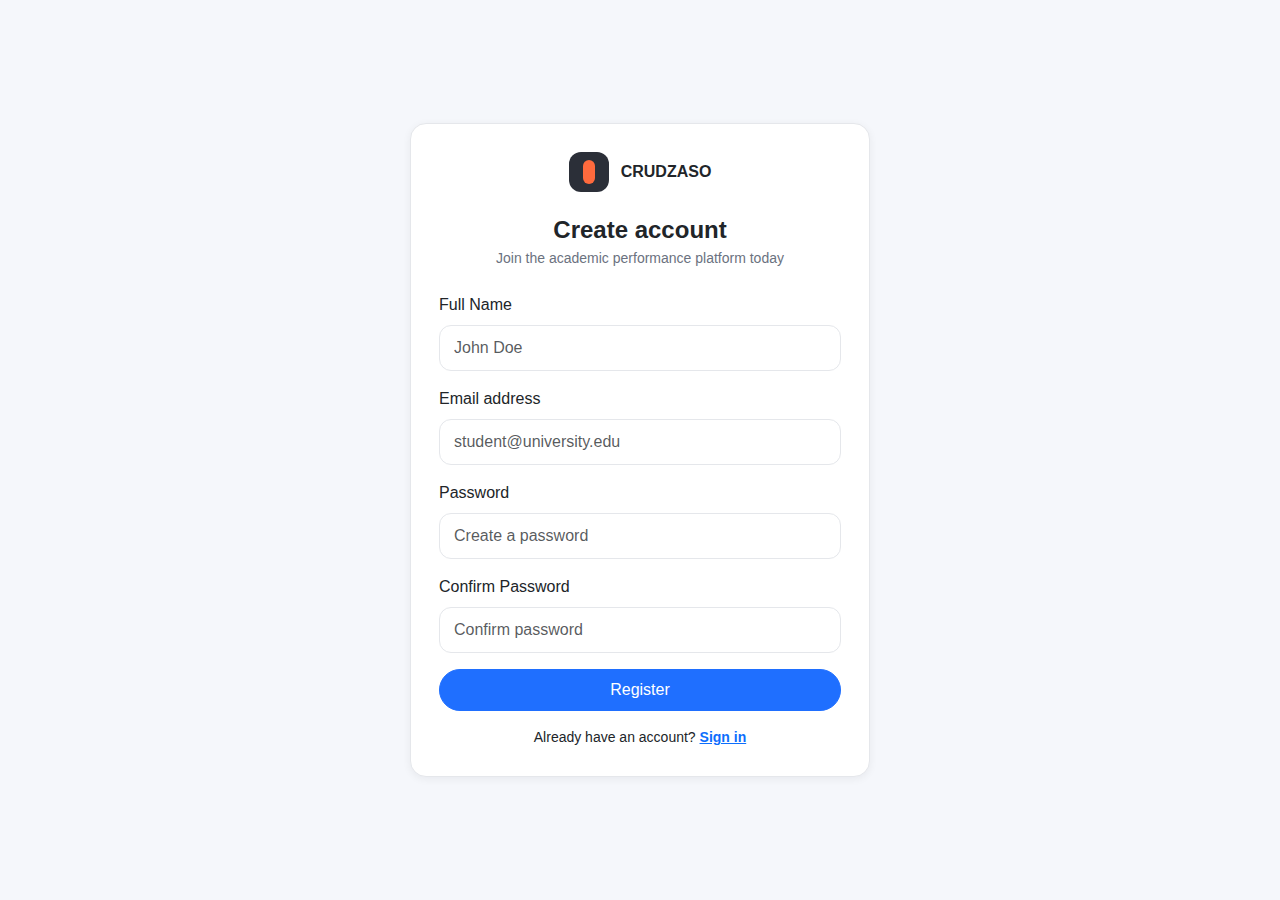
<file: 02-register/register.html>
<!DOCTYPE html>
<html lang="es">
  <head>
    <meta charset="UTF-8" />
    <meta name="viewport" content="width=device-width, initial-scale=1.0" />
    <title>CRUDTASK - Registro</title>
    <link
      href="https://cdn.jsdelivr.net/npm/bootstrap@5.3.3/dist/css/bootstrap.min.css"
      rel="stylesheet"
    />
    <link rel="stylesheet" href="css/styles.css" />
  </head>
  <body>
    <div class="auth-wrapper">
      <div class="card auth-card">
        <div class="text-center mb-4">
          <div class="brand justify-content-center">
            <span class="brand-icon"></span>
            <span>CRUDZASO</span>
          </div>
        </div>
        <h1 class="auth-title text-center mb-1">Create account</h1>
        <p class="auth-subtitle text-center mb-4">
          Join the academic performance platform today
        </p>
        <form id="registerForm">
          <div class="mb-3">
            <label class="form-label">Full Name</label>
            <input
              type="text"
              class="form-control"
              id="name"
              placeholder="John Doe"
              required
            />
          </div>
          <div class="mb-3">
            <label class="form-label">Email address</label>
            <input
              type="email"
              class="form-control"
              id="email"
              placeholder="student@university.edu"
              required
            />
          </div>
          <div class="mb-3">
            <label class="form-label">Password</label>
            <input
              type="password"
              class="form-control"
              id="password"
              placeholder="Create a password"
              required
            />
          </div>
          <div class="mb-3">
            <label class="form-label">Confirm Password</label>
            <input
              type="password"
              class="form-control"
              id="confirmPassword"
              placeholder="Confirm password"
            />
          </div>
          <button class="btn btn-primary w-100 btn-pill" type="submit">
            Register
          </button>
        </form>
        <div id="registerMessage" class="alert alert-info mt-3 d-none"></div>
        <p class="text-center small mt-3 mb-0">
          Already have an account?
          <a href="index.html" class="text-primary fw-semibold">Sign in</a>
        </p>
      </div>
    </div>
    <script src="js/api.js"></script>
    <script src="js/auth.js"></script>
    <script src="js/register.js"></script>
  </body>
</html>
</file>
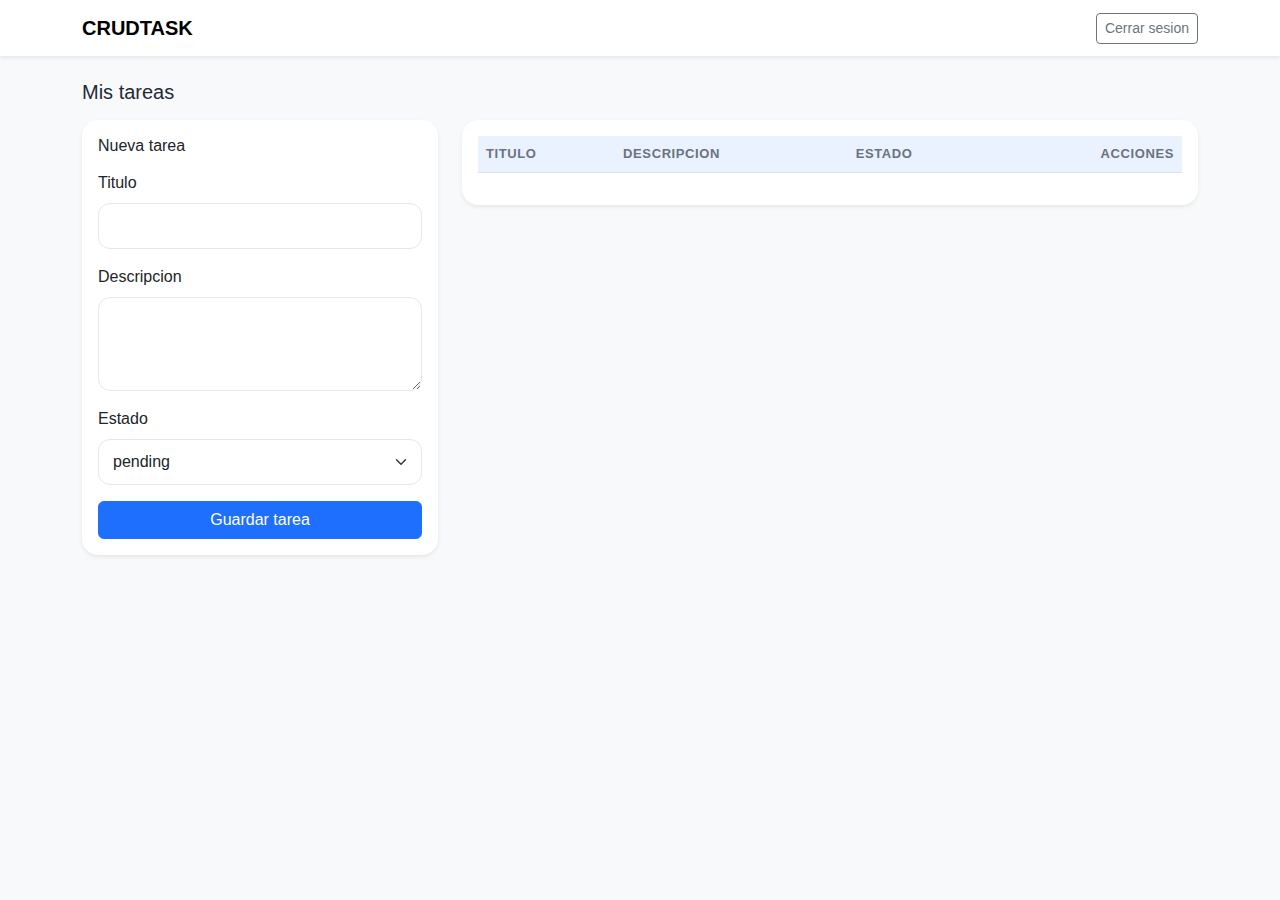
<file: 03-tasks/tasks.html>
<!DOCTYPE html>
<html lang="es">
  <head>
    <meta charset="UTF-8" />
    <meta name="viewport" content="width=device-width, initial-scale=1.0" />
    <title>CRUDTASK - Mis tareas</title>
    <link
      href="https://cdn.jsdelivr.net/npm/bootstrap@5.3.3/dist/css/bootstrap.min.css"
      rel="stylesheet"
    />
    <link rel="stylesheet" href="css/styles.css" />
  </head>
  <body class="bg-light">
    <nav class="navbar navbar-expand-lg bg-white shadow-sm">
      <div class="container">
        <span class="navbar-brand fw-semibold">CRUDTASK</span>
        <div class="ms-auto">
          <button id="logoutBtn" class="btn btn-outline-secondary btn-sm">
            Cerrar sesion
          </button>
        </div>
      </div>
    </nav>

    <main class="container py-4">
      <div class="d-flex align-items-center justify-content-between mb-3">
        <h2 class="h5 mb-0">Mis tareas</h2>
        <span id="tasksCount" class="text-muted small"></span>
      </div>

      <div class="row g-4">
        <div class="col-lg-4">
          <div class="card border-0 shadow-sm">
            <div class="card-body">
              <h3 class="h6">Nueva tarea</h3>
              <form id="taskForm" class="mt-3">
                <input type="hidden" id="taskId" />
                <div class="mb-3">
                  <label class="form-label">Titulo</label>
                  <input
                    type="text"
                    class="form-control"
                    id="title"
                    required
                  />
                </div>
                <div class="mb-3">
                  <label class="form-label">Descripcion</label>
                  <textarea
                    class="form-control"
                    id="description"
                    rows="3"
                    required
                  ></textarea>
                </div>
                <div class="mb-3">
                  <label class="form-label">Estado</label>
                  <select class="form-select" id="status">
                    <option value="pending">pending</option>
                    <option value="in progress">in progress</option>
                    <option value="completed">completed</option>
                  </select>
                </div>
                <button class="btn btn-primary w-100" type="submit">
                  Guardar tarea
                </button>
                <button
                  id="cancelEditBtn"
                  class="btn btn-outline-secondary w-100 mt-2 d-none"
                  type="button"
                >
                  Cancelar edicion
                </button>
              </form>
            </div>
          </div>
        </div>

        <div class="col-lg-8">
          <div class="card border-0 shadow-sm">
            <div class="card-body">
              <div class="table-responsive">
                <table class="table align-middle">
                  <thead>
                    <tr>
                      <th>Titulo</th>
                      <th>Descripcion</th>
                      <th>Estado</th>
                      <th class="text-end">Acciones</th>
                    </tr>
                  </thead>
                  <tbody id="tasksBody"></tbody>
                </table>
                <div id="emptyState" class="text-center text-muted py-4 d-none">
                  No tienes tareas todavia
                </div>
              </div>
            </div>
          </div>
        </div>
      </div>
    </main>

    <script src="js/api.js"></script>
    <script src="js/auth.js"></script>
    <script src="js/tasks.js"></script>
  </body>
</html>
</file>
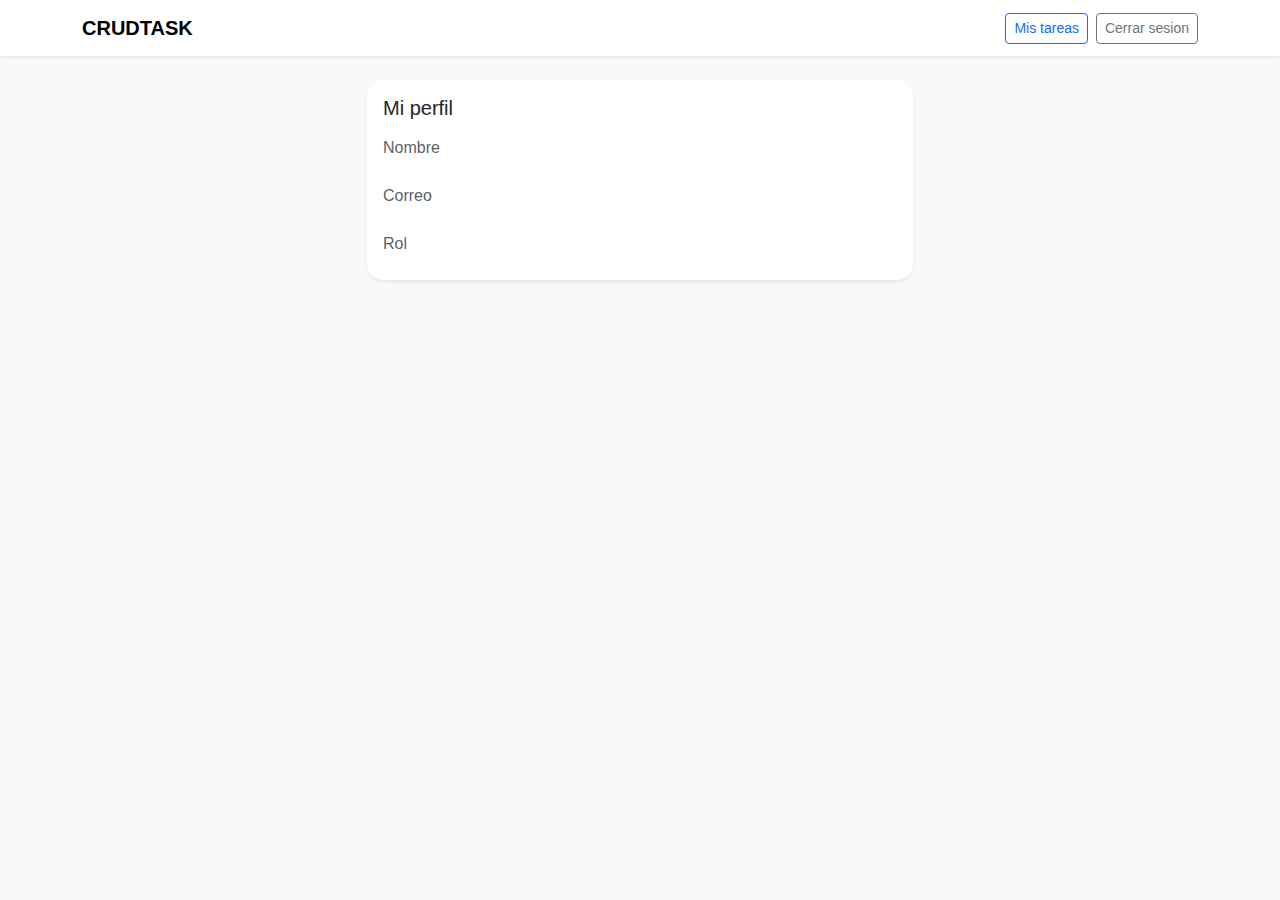
<file: 04-profile/profile.html>
<!DOCTYPE html>
<html lang="es">
  <head>
    <meta charset="UTF-8" />
    <meta name="viewport" content="width=device-width, initial-scale=1.0" />
    <title>CRUDTASK - Mi perfil</title>
    <link
      href="https://cdn.jsdelivr.net/npm/bootstrap@5.3.3/dist/css/bootstrap.min.css"
      rel="stylesheet"
    />
    <link rel="stylesheet" href="css/styles.css" />
  </head>
  <body class="bg-light">
    <nav class="navbar navbar-expand-lg bg-white shadow-sm">
      <div class="container">
        <span class="navbar-brand fw-semibold">CRUDTASK</span>
        <div class="ms-auto d-flex gap-2">
          <a class="btn btn-outline-primary btn-sm" href="tasks.html">
            Mis tareas
          </a>
          <button id="logoutBtn" class="btn btn-outline-secondary btn-sm">
            Cerrar sesion
          </button>
        </div>
      </div>
    </nav>

    <main class="container py-4">
      <div class="row justify-content-center">
        <div class="col-lg-6">
          <div class="card border-0 shadow-sm">
            <div class="card-body">
              <h2 class="h5 mb-3">Mi perfil</h2>
              <div class="row g-3">
                <div class="col-12">
                  <label class="form-label text-muted">Nombre</label>
                  <div id="profileName" class="fw-semibold"></div>
                </div>
                <div class="col-12">
                  <label class="form-label text-muted">Correo</label>
                  <div id="profileEmail" class="fw-semibold"></div>
                </div>
                <div class="col-12">
                  <label class="form-label text-muted">Rol</label>
                  <div id="profileRole" class="fw-semibold"></div>
                </div>
              </div>
            </div>
          </div>
        </div>
      </div>
    </main>

    <script src="js/api.js"></script>
    <script src="js/auth.js"></script>
    <script src="js/profile.js"></script>
  </body>
</html>
</file>
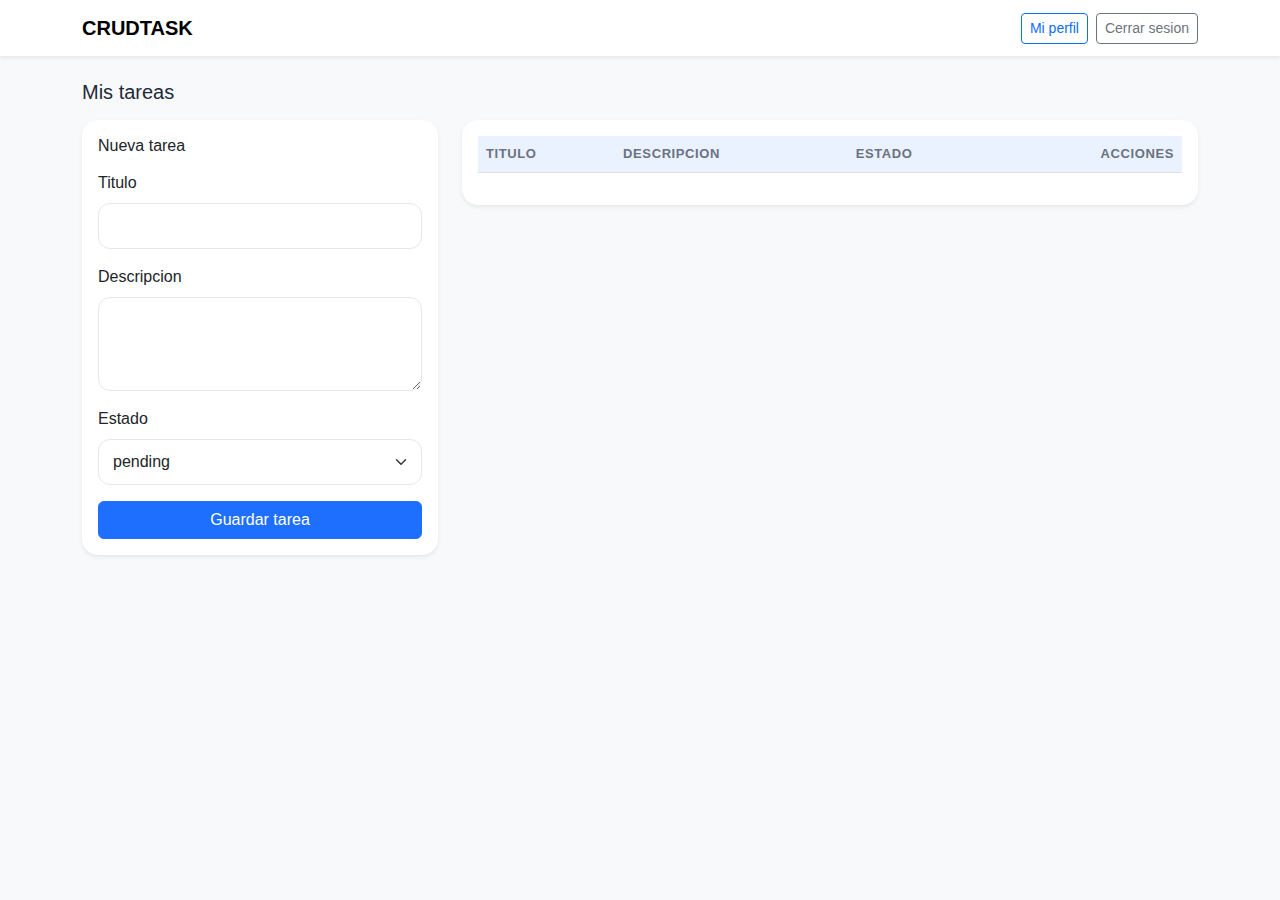
<file: 04-profile/tasks.html>
<!DOCTYPE html>
<html lang="es">
  <head>
    <meta charset="UTF-8" />
    <meta name="viewport" content="width=device-width, initial-scale=1.0" />
    <title>CRUDTASK - Mis tareas</title>
    <link
      href="https://cdn.jsdelivr.net/npm/bootstrap@5.3.3/dist/css/bootstrap.min.css"
      rel="stylesheet"
    />
    <link rel="stylesheet" href="css/styles.css" />
  </head>
  <body class="bg-light">
    <nav class="navbar navbar-expand-lg bg-white shadow-sm">
      <div class="container">
        <span class="navbar-brand fw-semibold">CRUDTASK</span>
        <div class="ms-auto d-flex gap-2">
          <a class="btn btn-outline-primary btn-sm" href="profile.html">
            Mi perfil
          </a>
          <button id="logoutBtn" class="btn btn-outline-secondary btn-sm">
            Cerrar sesion
          </button>
        </div>
      </div>
    </nav>

    <main class="container py-4">
      <div class="d-flex align-items-center justify-content-between mb-3">
        <h2 class="h5 mb-0">Mis tareas</h2>
        <span id="tasksCount" class="text-muted small"></span>
      </div>

      <div class="row g-4">
        <div class="col-lg-4">
          <div class="card border-0 shadow-sm">
            <div class="card-body">
              <h3 class="h6">Nueva tarea</h3>
              <form id="taskForm" class="mt-3">
                <input type="hidden" id="taskId" />
                <div class="mb-3">
                  <label class="form-label">Titulo</label>
                  <input
                    type="text"
                    class="form-control"
                    id="title"
                    required
                  />
                </div>
                <div class="mb-3">
                  <label class="form-label">Descripcion</label>
                  <textarea
                    class="form-control"
                    id="description"
                    rows="3"
                    required
                  ></textarea>
                </div>
                <div class="mb-3">
                  <label class="form-label">Estado</label>
                  <select class="form-select" id="status">
                    <option value="pending">pending</option>
                    <option value="in progress">in progress</option>
                    <option value="completed">completed</option>
                  </select>
                </div>
                <button class="btn btn-primary w-100" type="submit">
                  Guardar tarea
                </button>
                <button
                  id="cancelEditBtn"
                  class="btn btn-outline-secondary w-100 mt-2 d-none"
                  type="button"
                >
                  Cancelar edicion
                </button>
              </form>
            </div>
          </div>
        </div>

        <div class="col-lg-8">
          <div class="card border-0 shadow-sm">
            <div class="card-body">
              <div class="table-responsive">
                <table class="table align-middle">
                  <thead>
                    <tr>
                      <th>Titulo</th>
                      <th>Descripcion</th>
                      <th>Estado</th>
                      <th class="text-end">Acciones</th>
                    </tr>
                  </thead>
                  <tbody id="tasksBody"></tbody>
                </table>
                <div id="emptyState" class="text-center text-muted py-4 d-none">
                  No tienes tareas todavia
                </div>
              </div>
            </div>
          </div>
        </div>
      </div>
    </main>

    <script src="js/api.js"></script>
    <script src="js/auth.js"></script>
    <script src="js/tasks.js"></script>
  </body>
</html>
</file>
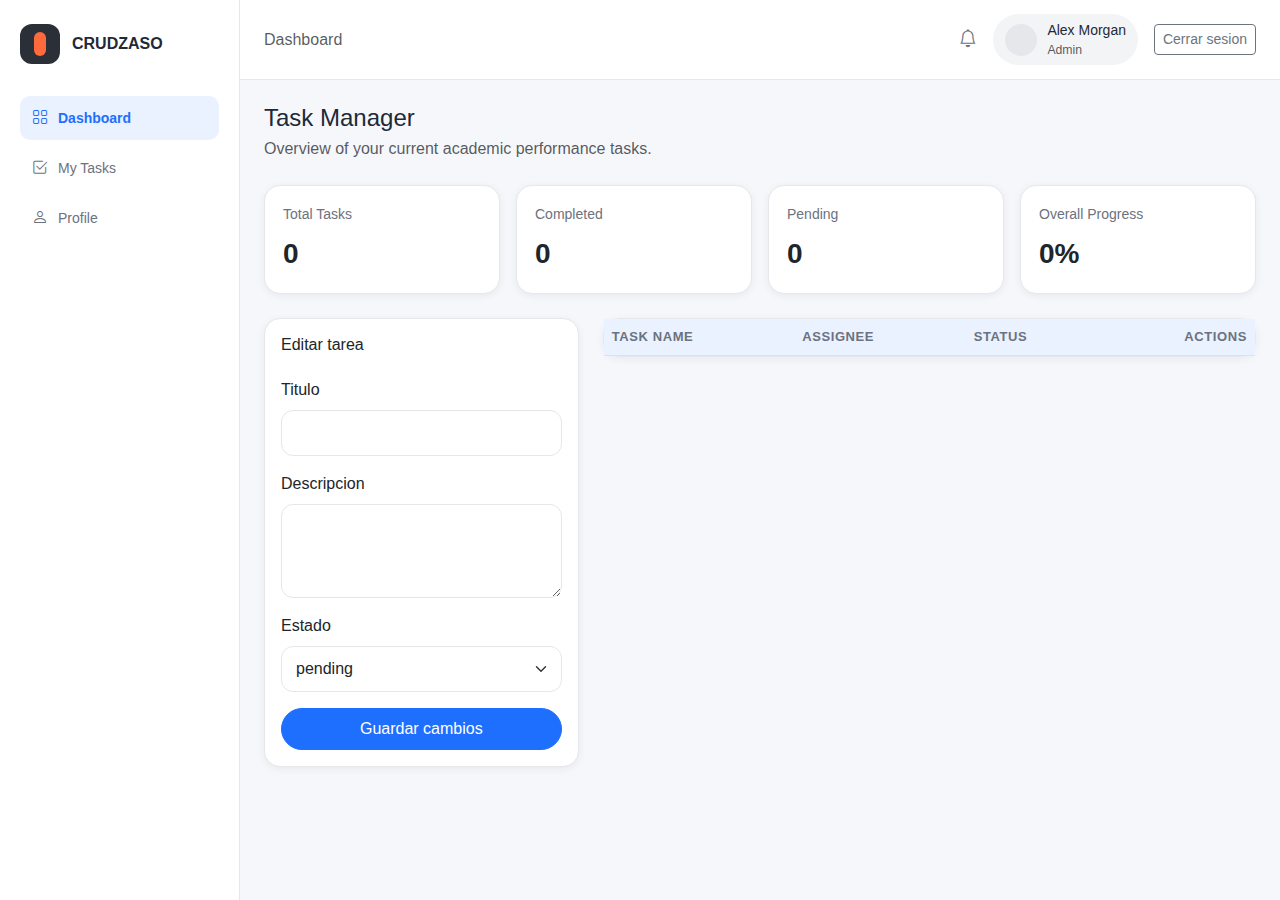
<file: 05-admin/admin.html>
<!DOCTYPE html>
<html lang="es">
  <head>
    <meta charset="UTF-8" />
    <meta name="viewport" content="width=device-width, initial-scale=1.0" />
    <title>CRUDTASK - Dashboard</title>
    <link
      href="https://cdn.jsdelivr.net/npm/bootstrap@5.3.3/dist/css/bootstrap.min.css"
      rel="stylesheet"
    />
    <link
      rel="stylesheet"
      href="https://cdn.jsdelivr.net/npm/bootstrap-icons@1.11.3/font/bootstrap-icons.min.css"
    />
    <link rel="stylesheet" href="css/styles.css" />
  </head>
  <body>
    <div class="app">
      <aside class="sidebar">
        <div class="brand">
          <span class="brand-icon"></span>
          <span>CRUDZASO</span>
        </div>
        <nav>
          <a class="nav-link active" href="admin.html">
            <i class="bi bi-grid"></i>
            Dashboard
          </a>
          <a class="nav-link" href="tasks.html">
            <i class="bi bi-check2-square"></i>
            My Tasks
          </a>
          <a class="nav-link" href="profile.html">
            <i class="bi bi-person"></i>
            Profile
          </a>
        </nav>
      </aside>

      <div class="main">
        <header class="topbar">
          <div class="text-muted">Dashboard</div>
          <div class="d-flex align-items-center gap-3">
            <div class="topbar-icons">
              <i class="bi bi-bell"></i>
            </div>
            <div class="topbar-user">
              <span class="avatar"></span>
              <div>
                <div>Alex Morgan</div>
                <div class="text-muted small">Admin</div>
              </div>
            </div>
            <button id="logoutBtn" class="btn btn-outline-secondary btn-sm">
              Cerrar sesion
            </button>
          </div>
        </header>

        <main class="content">
          <h2 class="h4 mb-1">Task Manager</h2>
          <p class="text-muted mb-4">
            Overview of your current academic performance tasks.
          </p>

          <div class="row g-3 mb-4">
            <div class="col-md-3">
              <div class="card stat-card">
                <div class="stat-title">Total Tasks</div>
                <div id="metricTotal" class="stat-value">0</div>
              </div>
            </div>
            <div class="col-md-3">
              <div class="card stat-card">
                <div class="stat-title">Completed</div>
                <div id="metricCompleted" class="stat-value">0</div>
              </div>
            </div>
            <div class="col-md-3">
              <div class="card stat-card">
                <div class="stat-title">Pending</div>
                <div id="metricPending" class="stat-value">0</div>
              </div>
            </div>
            <div class="col-md-3">
              <div class="card stat-card">
                <div class="stat-title">Overall Progress</div>
                <div id="metricProgress" class="stat-value">0%</div>
              </div>
            </div>
          </div>

          <div class="row g-4">
            <div class="col-lg-4">
              <div class="card p-3">
                <h3 class="h6">Editar tarea</h3>
                <form id="adminForm" class="mt-3">
                  <input type="hidden" id="taskId" />
                  <div class="mb-3">
                    <label class="form-label">Titulo</label>
                    <input type="text" class="form-control" id="title" required />
                  </div>
                  <div class="mb-3">
                    <label class="form-label">Descripcion</label>
                    <textarea
                      class="form-control"
                      id="description"
                      rows="3"
                      required
                    ></textarea>
                  </div>
                  <div class="mb-3">
                    <label class="form-label">Estado</label>
                    <select class="form-select" id="status">
                      <option value="pending">pending</option>
                      <option value="in progress">in progress</option>
                      <option value="completed">completed</option>
                    </select>
                  </div>
                  <button class="btn btn-primary w-100 btn-pill" type="submit">
                    Guardar cambios
                  </button>
                  <button
                    id="cancelEditBtn"
                    class="btn btn-outline-secondary w-100 mt-2 d-none"
                    type="button"
                  >
                    Cancelar edicion
                  </button>
                </form>
              </div>
            </div>

            <div class="col-lg-8">
              <div class="card">
                <div class="table-responsive">
                  <table class="table align-middle mb-0">
                    <thead>
                      <tr>
                        <th>Task Name</th>
                        <th>Assignee</th>
                        <th>Status</th>
                        <th class="text-end">Actions</th>
                      </tr>
                    </thead>
                    <tbody id="tasksBody"></tbody>
                  </table>
                  <div id="emptyState" class="text-center text-muted py-4 d-none">
                    No hay tareas
                  </div>
                </div>
              </div>
            </div>
          </div>
        </main>
      </div>
    </div>

    <script src="js/api.js"></script>
    <script src="js/auth.js"></script>
    <script src="js/admin.js"></script>
  </body>
</html>
</file>
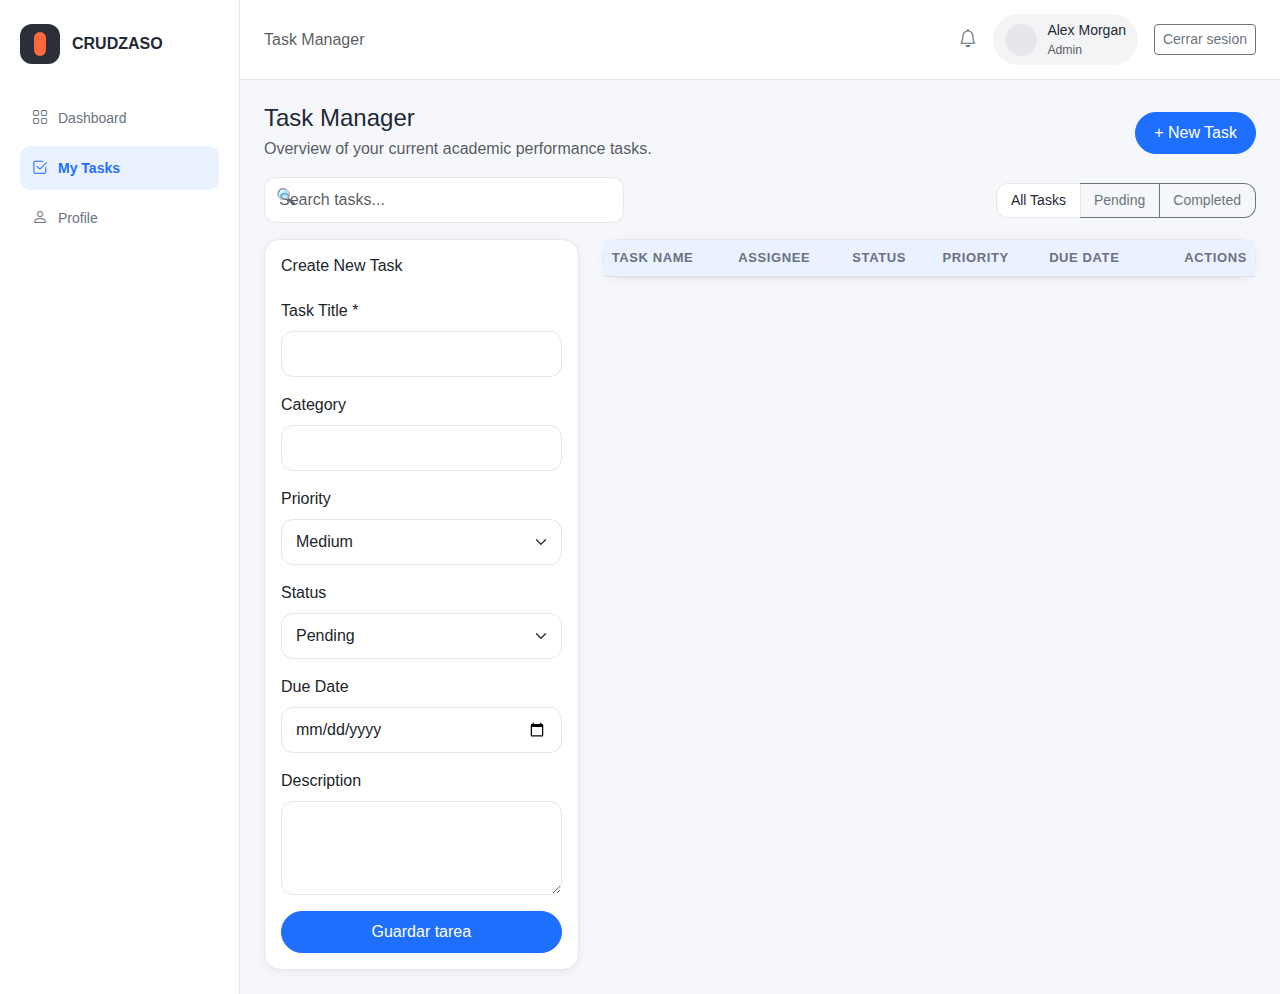
<file: 05-admin/tasks.html>
<!DOCTYPE html>
<html lang="es">
  <head>
    <meta charset="UTF-8" />
    <meta name="viewport" content="width=device-width, initial-scale=1.0" />
    <title>CRUDTASK - Mis tareas</title>
    <link
      href="https://cdn.jsdelivr.net/npm/bootstrap@5.3.3/dist/css/bootstrap.min.css"
      rel="stylesheet"
    />
    <link
      rel="stylesheet"
      href="https://cdn.jsdelivr.net/npm/bootstrap-icons@1.11.3/font/bootstrap-icons.min.css"
    />
    <link rel="stylesheet" href="css/styles.css" />
  </head>
  <body>
    <div class="app">
      <aside class="sidebar">
        <div class="brand">
          <span class="brand-icon"></span>
          <span>CRUDZASO</span>
        </div>
        <nav>
          <a class="nav-link" href="admin.html">
            <i class="bi bi-grid"></i>
            Dashboard
          </a>
          <a class="nav-link active" href="tasks.html">
            <i class="bi bi-check2-square"></i>
            My Tasks
          </a>
          <a class="nav-link" href="profile.html">
            <i class="bi bi-person"></i>
            Profile
          </a>
        </nav>
      </aside>

      <div class="main">
        <header class="topbar">
          <div class="text-muted">Task Manager</div>
          <div class="d-flex align-items-center gap-3">
            <div class="topbar-icons">
              <i class="bi bi-bell"></i>
            </div>
            <div class="topbar-user">
              <span class="avatar"></span>
              <div>
                <div>Alex Morgan</div>
                <div class="text-muted small">Admin</div>
              </div>
            </div>
            <button id="logoutBtn" class="btn btn-outline-secondary btn-sm">
              Cerrar sesion
            </button>
          </div>
        </header>

        <main class="content">
          <div class="d-flex align-items-center justify-content-between mb-3">
            <div>
              <h2 class="h4 mb-1">Task Manager</h2>
              <p class="text-muted mb-0">
                Overview of your current academic performance tasks.
              </p>
            </div>
            <button class="btn btn-primary btn-pill">+ New Task</button>
          </div>

          <div class="d-flex align-items-center justify-content-between mb-3 flex-wrap gap-3">
            <div class="search-wrapper">
              <input
                class="form-control search-input"
                type="text"
                placeholder="Search tasks..."
              />
            </div>
            <div class="btn-group tab-group">
              <button class="btn btn-outline-secondary btn-sm">All Tasks</button>
              <button class="btn btn-outline-secondary btn-sm">Pending</button>
              <button class="btn btn-outline-secondary btn-sm">Completed</button>
            </div>
          </div>

          <div class="row g-4">
            <div class="col-lg-4">
              <div class="card p-3">
                <h3 class="h6">Create New Task</h3>
                <form id="taskForm" class="mt-3">
                  <input type="hidden" id="taskId" />
                  <div class="mb-3">
                    <label class="form-label">Task Title *</label>
                    <input type="text" class="form-control" id="title" required />
                  </div>
                  <div class="mb-3">
                    <label class="form-label">Category</label>
                    <input type="text" class="form-control" id="category" />
                  </div>
                  <div class="mb-3">
                    <label class="form-label">Priority</label>
                    <select class="form-select" id="priority">
                      <option value="Low">Low</option>
                      <option value="Medium" selected>Medium</option>
                      <option value="High">High</option>
                    </select>
                  </div>
                  <div class="mb-3">
                    <label class="form-label">Status</label>
                    <select class="form-select" id="status">
                      <option value="pending">Pending</option>
                      <option value="in progress">In progress</option>
                      <option value="completed">Completed</option>
                    </select>
                  </div>
                  <div class="mb-3">
                    <label class="form-label">Due Date</label>
                    <input type="date" class="form-control" id="dueDate" />
                  </div>
                  <div class="mb-3">
                    <label class="form-label">Description</label>
                    <textarea
                      class="form-control"
                      id="description"
                      rows="3"
                    ></textarea>
                  </div>
                  <button class="btn btn-primary w-100 btn-pill" type="submit">
                    Guardar tarea
                  </button>
                  <button
                    id="cancelEditBtn"
                    class="btn btn-outline-secondary w-100 mt-2 d-none"
                    type="button"
                  >
                    Cancelar edicion
                  </button>
                </form>
              </div>
            </div>

            <div class="col-lg-8">
              <div class="card">
                <div class="table-responsive">
                  <table class="table align-middle mb-0">
                    <thead>
                      <tr>
                        <th>Task Name</th>
                        <th>Assignee</th>
                        <th>Status</th>
                        <th>Priority</th>
                        <th>Due Date</th>
                        <th class="text-end">Actions</th>
                      </tr>
                    </thead>
                    <tbody id="tasksBody"></tbody>
                  </table>
                  <div id="emptyState" class="text-center text-muted py-4 d-none">
                    No tienes tareas todavia
                  </div>
                </div>
              </div>
            </div>
          </div>
        </main>
      </div>
    </div>

    <script src="js/api.js"></script>
    <script src="js/auth.js"></script>
    <script src="js/tasks.js"></script>
  </body>
</html>
</file>
<file: 01-login/css/styles.css>
body {
  font-family: "Segoe UI", Tahoma, Geneva, Verdana, sans-serif;
}

.card {
  border-radius: 14px;
}

.btn-primary {
  background-color: #2f6fed;
  border-color: #2f6fed;
}

.btn-primary:hover {
  background-color: #2a62d3;
  border-color: #2a62d3;
}
</file>
<file: 02-register/css/styles.css>
:root {
  --primary: #1f6fff;
  --primary-dark: #1a5ed6;
  --bg: #f5f7fb;
  --card: #ffffff;
  --text: #1f2937;
  --muted: #6b7280;
  --border: #e5e7eb;
}

body {
  font-family: "Segoe UI", Tahoma, Geneva, Verdana, sans-serif;
  background: var(--bg);
  color: var(--text);
}

.card {
  border: 1px solid var(--border);
  border-radius: 16px;
  background: var(--card);
  box-shadow: 0 2px 8px rgba(16, 24, 40, 0.06);
}

.btn-primary {
  background: var(--primary);
  border-color: var(--primary);
}

.btn-primary:hover {
  background: var(--primary-dark);
  border-color: var(--primary-dark);
}

.btn-pill {
  border-radius: 999px;
  padding: 8px 18px;
}

.brand {
  display: flex;
  align-items: center;
  gap: 12px;
  font-weight: 700;
}

.brand-icon {
  width: 40px;
  height: 40px;
  border-radius: 12px;
  background: #2b2f38;
  position: relative;
}

.brand-icon::after {
  content: "";
  position: absolute;
  width: 12px;
  height: 24px;
  background: #ff6a3d;
  border-radius: 6px;
  left: 50%;
  top: 8px;
  transform: translateX(-50%);
}

.auth-wrapper {
  min-height: 100vh;
  display: flex;
  align-items: center;
  justify-content: center;
}

.auth-card {
  max-width: 460px;
  width: 100%;
  padding: 28px;
}

.auth-title {
  font-size: 24px;
  font-weight: 700;
}

.auth-subtitle {
  color: var(--muted);
  font-size: 14px;
}

.form-control {
  border-radius: 12px;
  border: 1px solid var(--border);
  padding: 10px 14px;
}

.view {
  display: none;
}

.view.active {
  display: block;
}
</file>
<file: 03-tasks/css/styles.css>
:root {
  --primary: #1f6fff;
  --primary-dark: #1a5ed6;
  --bg: #f5f7fb;
  --card: #ffffff;
  --text: #1f2937;
  --muted: #6b7280;
  --border: #e5e7eb;
}

body {
  font-family: "Segoe UI", Tahoma, Geneva, Verdana, sans-serif;
  background: var(--bg);
  color: var(--text);
}

a {
  text-decoration: none;
}

.view {
  display: none;
}

.view.active {
  display: block;
}

.app {
  min-height: 100vh;
  display: flex;
}

.sidebar {
  width: 240px;
  background: var(--card);
  border-right: 1px solid var(--border);
  padding: 24px 20px;
}

.brand {
  display: flex;
  align-items: center;
  gap: 12px;
  font-weight: 700;
  margin-bottom: 32px;
}

.brand-icon {
  width: 40px;
  height: 40px;
  border-radius: 12px;
  background: #2b2f38;
  position: relative;
}

.brand-icon::after {
  content: "";
  position: absolute;
  width: 12px;
  height: 24px;
  background: #ff6a3d;
  border-radius: 6px;
  left: 50%;
  top: 8px;
  transform: translateX(-50%);
}

.nav-link {
  color: var(--muted);
  display: flex;
  align-items: center;
  gap: 10px;
  padding: 10px 12px;
  border-radius: 10px;
  margin-bottom: 6px;
  font-size: 14px;
}

.nav-link.active {
  background: #eaf1ff;
  color: var(--primary);
  font-weight: 600;
}

.nav-link i {
  font-size: 16px;
}

.main {
  flex: 1;
  display: flex;
  flex-direction: column;
}

.topbar {
  background: var(--card);
  border-bottom: 1px solid var(--border);
  padding: 14px 24px;
  display: flex;
  align-items: center;
  justify-content: space-between;
}

.topbar-user {
  display: flex;
  align-items: center;
  gap: 10px;
  background: #f3f4f6;
  border-radius: 999px;
  padding: 6px 12px;
  font-size: 14px;
}

.topbar-icons {
  display: flex;
  align-items: center;
  gap: 12px;
  color: var(--muted);
  font-size: 18px;
}

.avatar {
  width: 32px;
  height: 32px;
  border-radius: 999px;
  background: #e5e7eb;
  display: inline-block;
}

.content {
  padding: 24px;
}

.card {
  border: 1px solid var(--border);
  border-radius: 16px;
  background: var(--card);
  box-shadow: 0 2px 8px rgba(16, 24, 40, 0.06);
}

.btn-primary {
  background: var(--primary);
  border-color: var(--primary);
}

.btn-primary:hover {
  background: var(--primary-dark);
  border-color: var(--primary-dark);
}

.btn-pill {
  border-radius: 999px;
  padding: 8px 18px;
}

.search-input {
  border-radius: 12px;
  border: 1px solid var(--border);
  padding: 10px 14px 10px 38px;
  background: #fff;
}

.search-wrapper {
  position: relative;
  width: 100%;
  max-width: 360px;
}

.search-wrapper::before {
  content: "🔍";
  position: absolute;
  left: 12px;
  top: 8px;
  font-size: 16px;
}

.tab-group .btn {
  border-radius: 12px;
  padding: 6px 14px;
}

.tab-group .btn:first-child {
  background: #ffffff;
  border-color: var(--border);
  color: var(--text);
}

.tab-group .btn + .btn {
  border-left: 0;
}

.table thead th {
  background: #eaf1ff;
  color: var(--muted);
  font-weight: 600;
  font-size: 13px;
  text-transform: uppercase;
  letter-spacing: 0.6px;
}

.badge-status {
  padding: 4px 10px;
  border-radius: 999px;
  font-size: 12px;
}

.status-pending {
  background: #fff7ed;
  color: #c2410c;
}

.status-progress {
  background: #eff6ff;
  color: #1d4ed8;
}

.status-completed {
  background: #ecfdf3;
  color: #15803d;
}

.auth-wrapper {
  min-height: 100vh;
  display: flex;
  align-items: center;
  justify-content: center;
}

.auth-card {
  max-width: 420px;
  width: 100%;
  padding: 28px;
}

.auth-title {
  font-size: 24px;
  font-weight: 700;
}

.auth-subtitle {
  color: var(--muted);
  font-size: 14px;
}

.form-control,
.form-select {
  border-radius: 12px;
  border: 1px solid var(--border);
  padding: 10px 14px;
}
</file>
<file: 04-profile/css/styles.css>
:root {
  --primary: #1f6fff;
  --primary-dark: #1a5ed6;
  --bg: #f5f7fb;
  --card: #ffffff;
  --text: #1f2937;
  --muted: #6b7280;
  --border: #e5e7eb;
}

body {
  font-family: "Segoe UI", Tahoma, Geneva, Verdana, sans-serif;
  background: var(--bg);
  color: var(--text);
}

a {
  text-decoration: none;
}

.view {
  display: none;
}

.view.active {
  display: block;
}

.app {
  min-height: 100vh;
  display: flex;
}

.sidebar {
  width: 240px;
  background: var(--card);
  border-right: 1px solid var(--border);
  padding: 24px 20px;
}

.brand {
  display: flex;
  align-items: center;
  gap: 12px;
  font-weight: 700;
  margin-bottom: 32px;
}

.brand-icon {
  width: 40px;
  height: 40px;
  border-radius: 12px;
  background: #2b2f38;
  position: relative;
}

.brand-icon::after {
  content: "";
  position: absolute;
  width: 12px;
  height: 24px;
  background: #ff6a3d;
  border-radius: 6px;
  left: 50%;
  top: 8px;
  transform: translateX(-50%);
}

.nav-link {
  color: var(--muted);
  display: flex;
  align-items: center;
  gap: 10px;
  padding: 10px 12px;
  border-radius: 10px;
  margin-bottom: 6px;
  font-size: 14px;
}

.nav-link.active {
  background: #eaf1ff;
  color: var(--primary);
  font-weight: 600;
}

.nav-link i {
  font-size: 16px;
}

.main {
  flex: 1;
  display: flex;
  flex-direction: column;
}

.topbar {
  background: var(--card);
  border-bottom: 1px solid var(--border);
  padding: 14px 24px;
  display: flex;
  align-items: center;
  justify-content: space-between;
}

.topbar-user {
  display: flex;
  align-items: center;
  gap: 10px;
  background: #f3f4f6;
  border-radius: 999px;
  padding: 6px 12px;
  font-size: 14px;
}

.topbar-icons {
  display: flex;
  align-items: center;
  gap: 12px;
  color: var(--muted);
  font-size: 18px;
}

.avatar {
  width: 32px;
  height: 32px;
  border-radius: 999px;
  background: #e5e7eb;
  display: inline-block;
}

.content {
  padding: 24px;
}

.card {
  border: 1px solid var(--border);
  border-radius: 16px;
  background: var(--card);
  box-shadow: 0 2px 8px rgba(16, 24, 40, 0.06);
}

.btn-primary {
  background: var(--primary);
  border-color: var(--primary);
}

.btn-primary:hover {
  background: var(--primary-dark);
  border-color: var(--primary-dark);
}

.btn-pill {
  border-radius: 999px;
  padding: 8px 18px;
}

.search-input {
  border-radius: 12px;
  border: 1px solid var(--border);
  padding: 10px 14px 10px 38px;
  background: #fff;
}

.search-wrapper {
  position: relative;
  width: 100%;
  max-width: 360px;
}

.search-wrapper::before {
  content: "🔍";
  position: absolute;
  left: 12px;
  top: 8px;
  font-size: 16px;
}

.tab-group .btn {
  border-radius: 12px;
  padding: 6px 14px;
}

.tab-group .btn:first-child {
  background: #ffffff;
  border-color: var(--border);
  color: var(--text);
}

.tab-group .btn + .btn {
  border-left: 0;
}

.table thead th {
  background: #eaf1ff;
  color: var(--muted);
  font-weight: 600;
  font-size: 13px;
  text-transform: uppercase;
  letter-spacing: 0.6px;
}

.badge-status {
  padding: 4px 10px;
  border-radius: 999px;
  font-size: 12px;
}

.status-pending {
  background: #fff7ed;
  color: #c2410c;
}

.status-progress {
  background: #eff6ff;
  color: #1d4ed8;
}

.status-completed {
  background: #ecfdf3;
  color: #15803d;
}

.auth-wrapper {
  min-height: 100vh;
  display: flex;
  align-items: center;
  justify-content: center;
}

.auth-card {
  max-width: 420px;
  width: 100%;
  padding: 28px;
}

.auth-title {
  font-size: 24px;
  font-weight: 700;
}

.auth-subtitle {
  color: var(--muted);
  font-size: 14px;
}

.form-control,
.form-select {
  border-radius: 12px;
  border: 1px solid var(--border);
  padding: 10px 14px;
}
</file>
<file: 05-admin/css/styles.css>
:root {
  --primary: #1f6fff;
  --primary-dark: #1a5ed6;
  --bg: #f5f7fb;
  --card: #ffffff;
  --text: #1f2937;
  --muted: #6b7280;
  --border: #e5e7eb;
  --success: #22c55e;
  --warning: #f59e0b;
  --info: #3b82f6;
}

body {
  font-family: "Segoe UI", Tahoma, Geneva, Verdana, sans-serif;
  background: var(--bg);
  color: var(--text);
}

a {
  text-decoration: none;
}

.view {
  display: none;
}

.view.active {
  display: block;
}

.app {
  min-height: 100vh;
  display: flex;
}

.sidebar {
  width: 240px;
  background: var(--card);
  border-right: 1px solid var(--border);
  padding: 24px 20px;
}

.brand {
  display: flex;
  align-items: center;
  gap: 12px;
  font-weight: 700;
  margin-bottom: 32px;
}

.brand-icon {
  width: 40px;
  height: 40px;
  border-radius: 12px;
  background: #2b2f38;
  position: relative;
}

.brand-icon::after {
  content: "";
  position: absolute;
  width: 12px;
  height: 24px;
  background: #ff6a3d;
  border-radius: 6px;
  left: 50%;
  top: 8px;
  transform: translateX(-50%);
}

.nav-link {
  color: var(--muted);
  display: flex;
  align-items: center;
  gap: 10px;
  padding: 10px 12px;
  border-radius: 10px;
  margin-bottom: 6px;
  font-size: 14px;
}

.nav-link.active {
  background: #eaf1ff;
  color: var(--primary);
  font-weight: 600;
}

.nav-link i {
  font-size: 16px;
}

.main {
  flex: 1;
  display: flex;
  flex-direction: column;
}

.topbar {
  background: var(--card);
  border-bottom: 1px solid var(--border);
  padding: 14px 24px;
  display: flex;
  align-items: center;
  justify-content: space-between;
}

.topbar-user {
  display: flex;
  align-items: center;
  gap: 10px;
  background: #f3f4f6;
  border-radius: 999px;
  padding: 6px 12px;
  font-size: 14px;
}

.topbar-icons {
  display: flex;
  align-items: center;
  gap: 12px;
  color: var(--muted);
  font-size: 18px;
}

.avatar {
  width: 32px;
  height: 32px;
  border-radius: 999px;
  background: #e5e7eb;
  display: inline-block;
}

.content {
  padding: 24px;
}

.card {
  border: 1px solid var(--border);
  border-radius: 16px;
  background: var(--card);
  box-shadow: 0 2px 8px rgba(16, 24, 40, 0.06);
}

.btn-primary {
  background: var(--primary);
  border-color: var(--primary);
}

.btn-primary:hover {
  background: var(--primary-dark);
  border-color: var(--primary-dark);
}

.btn-pill {
  border-radius: 999px;
  padding: 8px 18px;
}

.stat-card {
  padding: 18px;
}

.stat-title {
  color: var(--muted);
  font-size: 14px;
}

.stat-value {
  font-size: 28px;
  font-weight: 700;
  margin-top: 8px;
}

.search-input {
  border-radius: 12px;
  border: 1px solid var(--border);
  padding: 10px 14px 10px 38px;
  background: #fff;
}

.search-wrapper {
  position: relative;
  width: 100%;
  max-width: 360px;
}

.search-wrapper::before {
  content: "🔍";
  position: absolute;
  left: 12px;
  top: 8px;
  font-size: 16px;
}

.tab-group .btn {
  border-radius: 12px;
  padding: 6px 14px;
}

.tab-group .btn:first-child {
  background: #ffffff;
  border-color: var(--border);
  color: var(--text);
}

.tab-group .btn + .btn {
  border-left: 0;
}

.table thead th {
  background: #eaf1ff;
  color: var(--muted);
  font-weight: 600;
  font-size: 13px;
  text-transform: uppercase;
  letter-spacing: 0.6px;
}

.badge-status {
  padding: 4px 10px;
  border-radius: 999px;
  font-size: 12px;
}

.status-pending {
  background: #fff7ed;
  color: #c2410c;
}

.status-progress {
  background: #eff6ff;
  color: #1d4ed8;
}

.status-completed {
  background: #ecfdf3;
  color: #15803d;
}

.auth-wrapper {
  min-height: 100vh;
  display: flex;
  align-items: center;
  justify-content: center;
}

.auth-card {
  max-width: 420px;
  width: 100%;
  padding: 28px;
}

.auth-title {
  font-size: 24px;
  font-weight: 700;
}

.auth-subtitle {
  color: var(--muted);
  font-size: 14px;
}

.form-control,
.form-select {
  border-radius: 12px;
  border: 1px solid var(--border);
  padding: 10px 14px;
}
</file>
